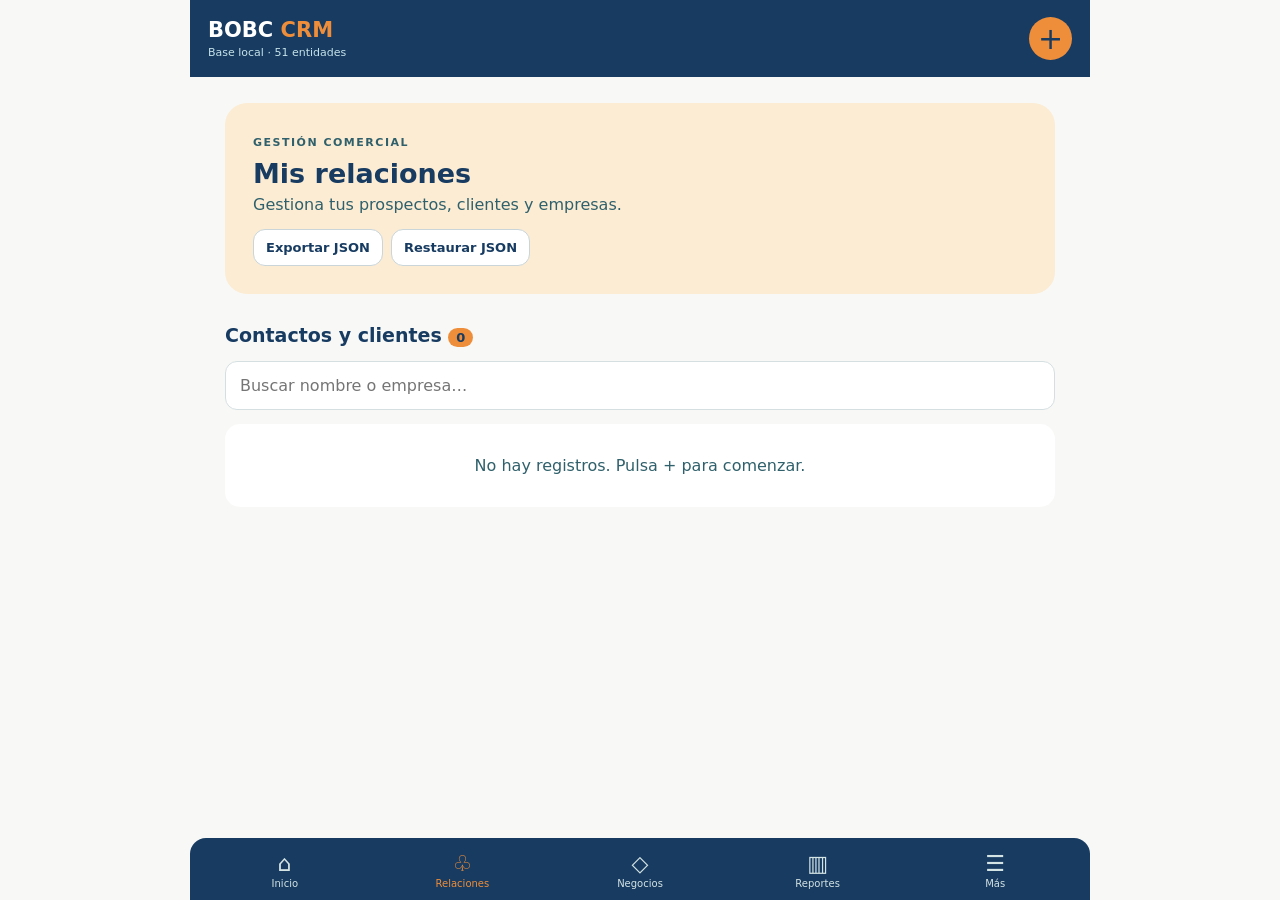
<file: bobc-crm/index.html>
<!doctype html><html lang="es"><head><meta charset="utf-8"><meta name="viewport" content="width=device-width,initial-scale=1,viewport-fit=cover"><meta name="theme-color" content="#173B61"><title>BOBC CRM Web</title><link rel="stylesheet" href="./css/theme.css"></head><body><div class="app"><header><div><strong class="brand">BOBC <em>CRM</em></strong><small id="status">Inicializando…</small></div><button id="new" class="add" aria-label="Nuevo cliente">+</button></header><main><section class="hero"><small>GESTIÓN COMERCIAL</small><h1>Mis relaciones</h1><p>Gestiona tus prospectos, clientes y empresas.</p><div class="actions"><button id="backup">Exportar JSON</button><button id="import">Restaurar JSON</button><input type="file" id="file" accept="application/json,.json" hidden></div></section><section id="relPanel"><div class="list-head"><h2>Contactos y clientes <span id="count">0</span></h2></div><input id="search" type="search" placeholder="Buscar nombre o empresa…" aria-label="Buscar"><div id="records"></div></section><section id="placeholder" hidden><h2 id="placeholderTitle">Módulo</h2><p>El modelo de datos está preparado. Esta pantalla se agregará en una siguiente fase.</p></section></main><nav aria-label="Navegación"><button data-tab="inicio">⌂<span>Inicio</span></button><button data-tab="relaciones" class="active">♧<span>Relaciones</span></button><button data-tab="comercial">◇<span>Negocios</span></button><button data-tab="reportes">▥<span>Reportes</span></button><button data-tab="mas">☰<span>Más</span></button></nav></div><dialog id="dialog"><form id="form"><h2>Nuevo registro</h2><label>Nombre o empresa<input id="personName" required maxlength="200"></label><label>Tipo<select id="personType"><option value="PERSON">Persona</option><option value="ORGANIZATION">Empresa</option></select></label><label>Estado<select id="personStage"><option value="LEAD">Prospecto</option><option value="CUSTOMER">Cliente</option></select></label><div class="dialog-actions"><button type="button" id="cancel">Cancelar</button><button class="primary">Guardar</button></div></form></dialog><div id="notice" role="status" aria-live="polite"></div><script type="module" src="./js/app.js"></script></body></html>
</file>
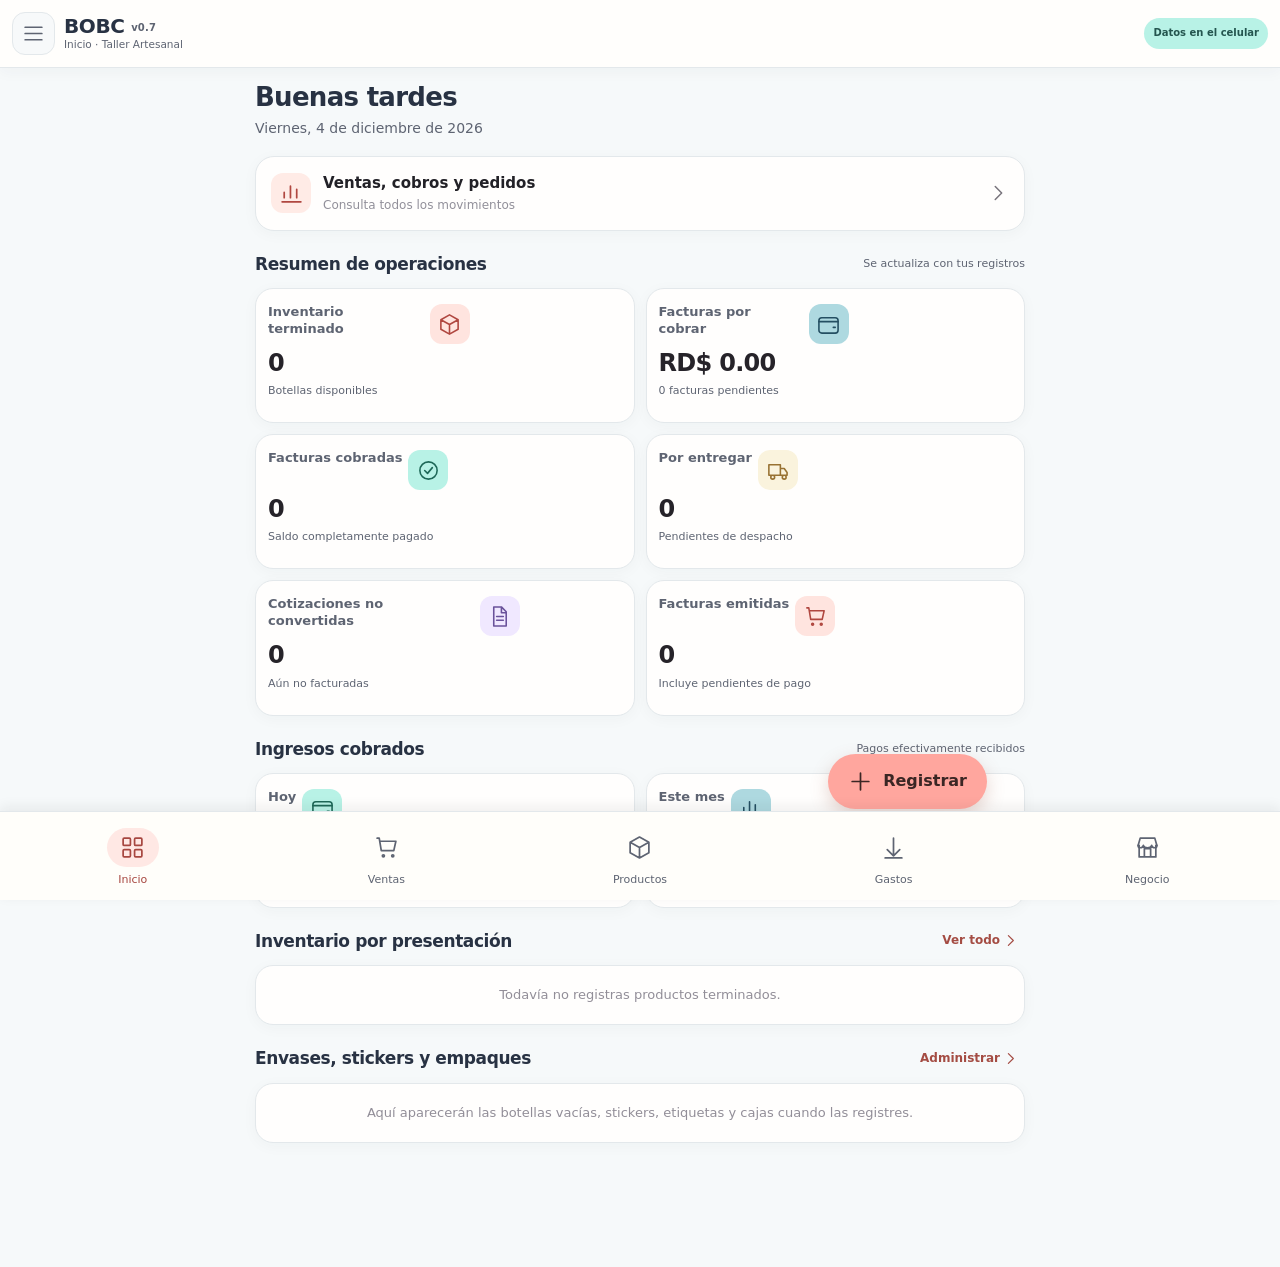
<file: docs/index.html>
<!doctype html><html lang="es"><head><meta charset="utf-8"><meta name="viewport" content="width=device-width, initial-scale=1, viewport-fit=cover"><meta name="theme-color" content="#FFA69E"><title>BOBC · Taller Artesanal</title><link rel="manifest" href="./manifest.webmanifest"><link rel="icon" type="image/svg+xml" href="./icon.svg"><link rel="stylesheet" href="./style.css"></head><body>
<div id="app"><header><button id="menuBtn" aria-label="Abrir menú">☰</button><div class="headtext"><b>BOBC</b><small>Taller Artesanal · v0.7.1 · Recuperación de datos</small></div><span class="offline" id="net">Datos en el celular</span></header><nav class="tabs" id="tabs"></nav><main id="view"></main><div id="toast" role="status" aria-live="polite"></div><nav class="bottom" id="bottom"></nav><div id="sheetRoot"></div><div id="menuRoot"></div></div>
<script src="./cocina_a.js" defer></script><script src="./costos_b.js" defer></script><script src="./catalog_features.js" defer></script><script src="./ui_v06.js" defer></script><script src="./menu_v07.js" defer></script><script src="./app.js" defer></script></body></html>
</file>
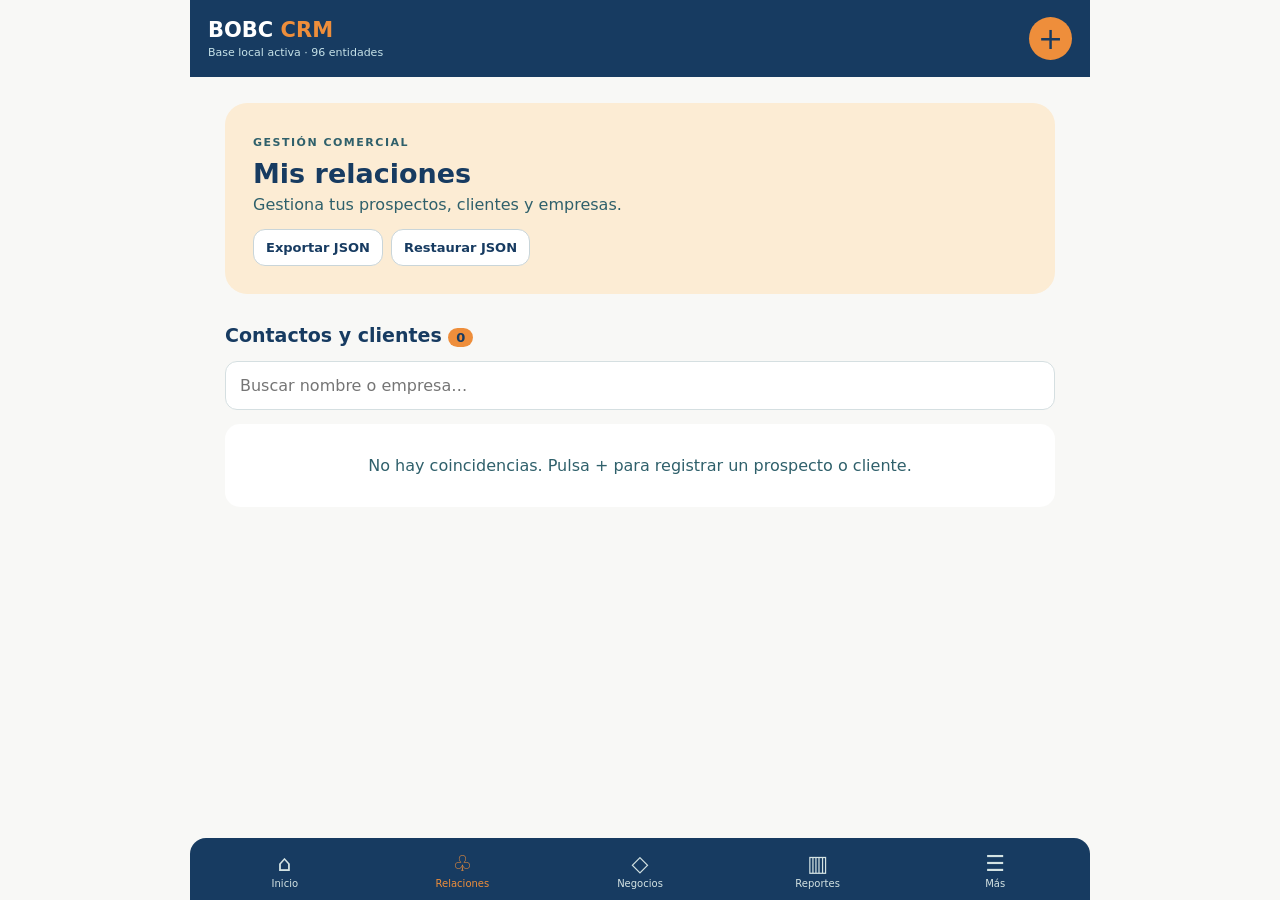
<file: docs/bobc-crm/index.html>
<!doctype html><html lang="es"><head><meta charset="utf-8"><meta name="viewport" content="width=device-width,initial-scale=1,viewport-fit=cover"><meta name="theme-color" content="#173B61"><title>BOBC CRM Web</title><link rel="stylesheet" href="./css/theme.css"></head><body><div class="app"><header><div><strong class="brand">BOBC <em>CRM</em></strong><small id="status">Inicializando…</small></div><button id="new" class="add" aria-label="Nuevo cliente">+</button></header><main><section class="hero"><small>GESTIÓN COMERCIAL</small><h1>Mis relaciones</h1><p>Gestiona tus prospectos, clientes y empresas.</p><div class="actions"><button id="backup">Exportar JSON</button><button id="import">Restaurar JSON</button><input type="file" id="file" accept="application/json,.json" hidden></div></section><section id="relPanel"><div class="list-head"><h2>Contactos y clientes <span id="count">0</span></h2></div><input id="search" type="search" placeholder="Buscar nombre o empresa…" aria-label="Buscar"><div id="records"></div></section><section id="moduleRoot" hidden></section><section id="placeholder" hidden><h2 id="placeholderTitle">Módulo</h2><p>El modelo de datos está preparado. Esta pantalla se agregará en una siguiente fase.</p></section></main><nav aria-label="Navegación"><button data-tab="inicio">⌂<span>Inicio</span></button><button data-tab="relaciones" class="active">♧<span>Relaciones</span></button><button data-tab="comercial">◇<span>Negocios</span></button><button data-tab="reportes">▥<span>Reportes</span></button><button data-tab="mas">☰<span>Más</span></button></nav></div><dialog id="dialog"><form id="form"><h2>Nuevo registro</h2><label>Nombre o empresa<input id="personName" required maxlength="200"></label><label>Tipo<select id="personType"><option value="PERSON">Persona</option><option value="ORGANIZATION">Empresa</option></select></label><label>Estado<select id="personStage"><option value="LEAD">Prospecto</option><option value="CUSTOMER">Cliente</option></select></label><div class="dialog-actions"><button type="button" id="cancel">Cancelar</button><button class="primary">Guardar</button></div></form></dialog><div id="notice" role="status" aria-live="polite"></div><script type="module" src="./js/app.js"></script></body></html>
</file>
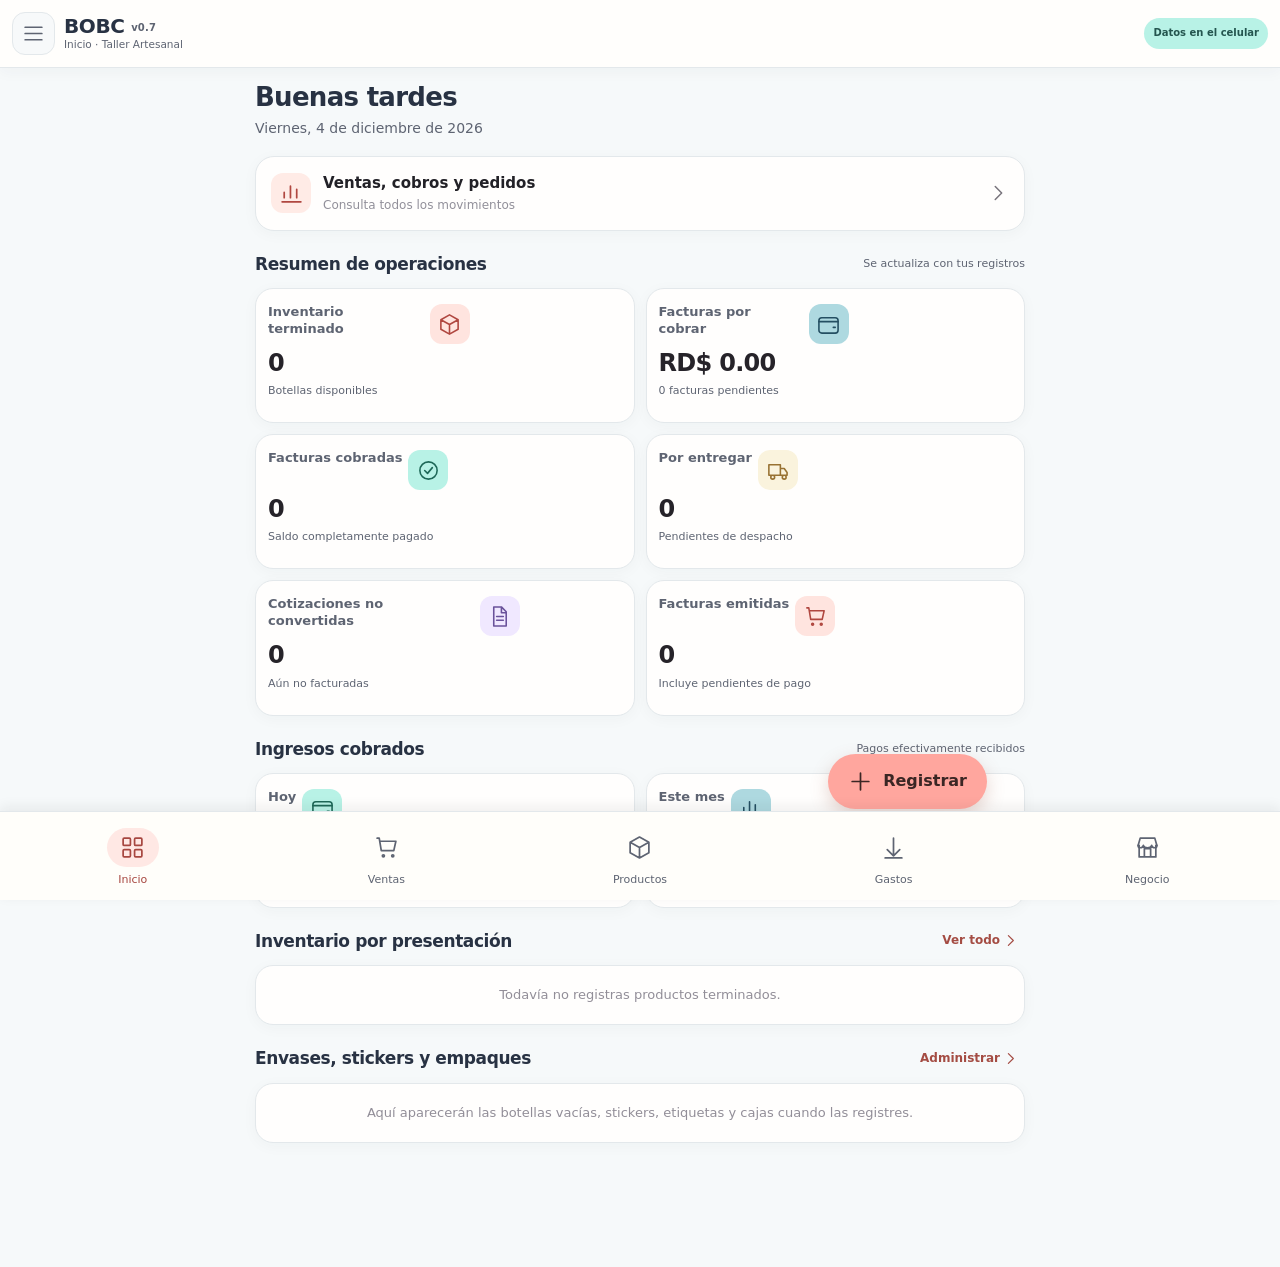
<file: docs/bobc-movil/index.html>
<!doctype html><html lang="es"><head><meta charset="utf-8"><meta name="viewport" content="width=device-width, initial-scale=1, viewport-fit=cover"><meta name="theme-color" content="#FFA69E"><title>BOBC · Taller Artesanal</title><link rel="manifest" href="./manifest.webmanifest"><link rel="icon" type="image/svg+xml" href="../icon.svg"><link rel="stylesheet" href="../style.css"></head><body>
<div id="app"><header><button id="menuBtn" aria-label="Abrir menú">☰</button><div class="headtext"><b>BOBC</b><small>Taller Artesanal · v0.7.1 · Recuperación de datos</small></div><span class="offline" id="net">Datos en el celular</span></header><nav class="tabs" id="tabs"></nav><main id="view"></main><div id="toast" role="status" aria-live="polite"></div><nav class="bottom" id="bottom"></nav><div id="sheetRoot"></div><div id="menuRoot"></div></div>
<script src="../cocina_a.js" defer></script><script src="../costos_b.js" defer></script><script src="../catalog_features.js" defer></script><script src="../ui_v06.js" defer></script><script src="../menu_v07.js" defer></script><script src="../app.js" defer></script></body></html>
</file>
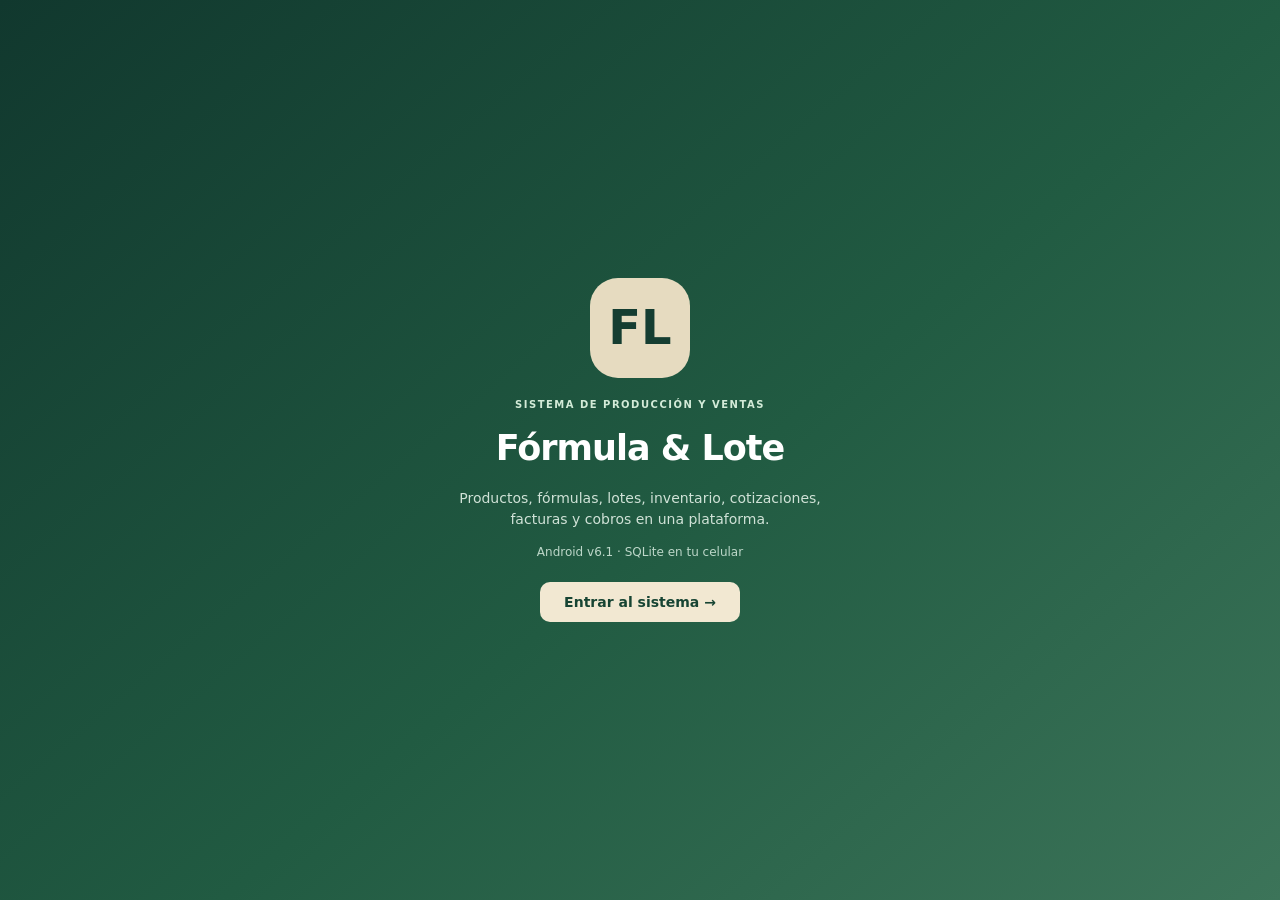
<file: v61/app/src/main/assets/index.html>
<!doctype html><html lang="es"><head><meta charset="utf-8"><meta name="viewport" content="width=device-width,initial-scale=1,viewport-fit=cover"><meta name="theme-color" content="#174c3d"><title>Sistema Artesanal · Android v6.1</title><style>
:root{--bg:#f4f6f2;--white:#fff;--forest:#153d31;--green:#23745a;--soft:#e8f2ea;--line:#dde6df;--text:#23352d;--muted:#68786e;--orange:#b7783c;--red:#bb4843;--shadow:0 8px 24px #16412c0b}*{box-sizing:border-box}body{margin:0;color:var(--text);background:var(--bg);font:14px/1.48 system-ui,-apple-system,"Segoe UI",Arial,sans-serif}button,input,textarea,select{font:inherit}button{cursor:pointer}button:disabled{opacity:.5;cursor:not-allowed}.layout{display:grid;grid-template-columns:244px minmax(0,1fr);min-height:100vh}.sidebar{background:var(--forest);color:white;position:sticky;top:0;height:100vh;padding:22px 13px;display:flex;flex-direction:column;overflow-y:auto}.brand{display:flex;align-items:center;gap:11px;padding:10px 9px 18px;border-bottom:1px solid #ffffff24}.mark{background:#e6dbc0;color:var(--forest);border-radius:15px;width:46px;height:46px;display:flex;align-items:center;justify-content:center;font-size:26px;font-weight:900;flex-shrink:0;overflow:hidden}.mark img{width:100%;height:100%;object-fit:cover}.brand b{font-size:18px;letter-spacing:-.5px;display:block}.brand small{font-size:11px;color:#a4cfbd}.menu{display:grid;gap:5px;margin-top:16px}.menu button{border:0;background:transparent;color:#c9e4d6;text-align:left;border-radius:10px;padding:10px 11px;display:flex;gap:11px;align-items:center;font-weight:600}.menu button.active{background:white;color:var(--forest)}.menu button:hover:not(.active){background:#ffffff13}.sidebar footer{font-size:11px;color:#a2c4b4;margin-top:auto;padding:20px 8px 6px}.content{padding:24px clamp(12px,2.5vw,34px) 80px;max-width:1340px;width:100%;margin:auto}.headline{display:flex;gap:12px;justify-content:space-between;align-items:center;margin-bottom:20px}.headline h1{font-size:clamp(23px,2.5vw,30px);line-height:1.12;letter-spacing:-.7px;margin:3px 0}.eyebrow{color:var(--green);font-size:10px;font-weight:850;letter-spacing:1.5px;text-transform:uppercase}.sub{font-size:12px;color:var(--muted)}.pill{display:inline-block;border-radius:25px;background:#e4f1e8;color:#286c51;font-size:11px;font-weight:750;padding:6px 10px}.pill.warn{background:#fff3e1;color:#925717}.pill.red{background:#fae9e7;color:#a22a27}.panel{background:white;border:1px solid var(--line);border-radius:17px;padding:20px;box-shadow:var(--shadow);margin-bottom:16px}.panel h2{font-size:17px;margin:0 0 14px;letter-spacing:-.2px}.panel h3{font-size:14px;margin:12px 0 8px}.grid{display:grid;gap:12px;grid-template-columns:repeat(2,minmax(0,1fr))}.grid.three{grid-template-columns:repeat(3,minmax(0,1fr))}.grid.four{grid-template-columns:repeat(4,minmax(0,1fr))}.metric{background:#f3f7f2;border-radius:13px;padding:15px;min-width:0}.metric small{font-size:11px;color:var(--muted);display:block}.metric b{display:block;font-size:clamp(20px,2vw,26px);letter-spacing:-.6px;margin-top:2px}.formgrid{display:grid;grid-template-columns:repeat(2,minmax(0,1fr));gap:12px}.formgrid.three{grid-template-columns:repeat(3,minmax(0,1fr))}.field{display:flex;flex-direction:column;gap:5px;min-width:0}.field label{font-size:12px;font-weight:650;color:#40534a}.field input,.field select,.field textarea,.editable{width:100%;min-width:0;border:1px solid #cbd9cf;border-radius:10px;padding:10px;background:#fff;color:#263b30;outline:none}.field textarea{min-height:70px;resize:vertical}.field input:focus,.field select:focus,.field textarea:focus{border-color:#408b6d;box-shadow:0 0 0 3px #e3f3e9}.field input:invalid:not(:placeholder-shown){border-color:var(--red)}input[disabled]{background:#f0f2f0}.help{font-size:11px;color:var(--muted)}.btn{border:0;border-radius:10px;padding:10px 13px;font-weight:750;display:inline-flex;gap:7px;align-items:center;justify-content:center;background:var(--green);color:white}.btn.secondary{background:#edf4ef;color:#225e4a;border:1px solid #d4e3d8}.btn.dark{background:var(--forest)}.btn.danger{background:#fff0ee;color:#a23834}.btn.small{padding:7px 9px;font-size:12px}.btnrow{display:flex;gap:8px;flex-wrap:wrap;margin-top:13px}.tablebox{width:100%;overflow:auto}table{width:100%;border-collapse:collapse;font-size:12px;min-width:550px}th,td{text-align:left;padding:10px 8px;border-bottom:1px solid #e8ede9;vertical-align:middle}th{font-size:10px;text-transform:uppercase;color:var(--muted);letter-spacing:.4px}td.num,th.num{text-align:right;font-variant-numeric:tabular-nums}.empty{color:var(--muted);padding:22px;text-align:center;border:1px dashed #d4e1d8;border-radius:12px}.inline{display:flex;gap:10px;align-items:center;flex-wrap:wrap}.note{padding:12px;background:#fff5e9;color:#85591c;border-radius:10px;font-size:12px}.good{padding:12px;background:#edf7ef;color:#276b47;border-radius:10px;font-size:12px}.bad{padding:12px;background:#fff0ef;color:#a64036;border-radius:10px;font-size:12px}.minirow{display:grid;grid-template-columns:1.5fr .8fr .8fr .85fr auto;gap:8px;margin-top:8px;align-items:center}.minirow.four{grid-template-columns:1.5fr .7fr .7fr auto}.minirow input,.minirow select{width:100%;border:1px solid #cbd9cf;border-radius:8px;padding:9px;min-width:0}.sep{border:0;border-top:1px solid var(--line);margin:17px 0}.status{margin:0 0 12px;display:none;padding:13px;border-radius:12px}.status.active{display:block}.topmobile{display:none}.floating{position:fixed;bottom:16px;right:16px;background:var(--forest);color:white;border-radius:25px;padding:8px 15px;font-size:11px;box-shadow:var(--shadow)}.welcome{position:fixed;inset:0;display:flex;align-items:center;justify-content:center;z-index:20;background:linear-gradient(140deg,#11382e,#215b42 55%,#3c7459);padding:25px;color:white}.welcome-card{max-width:410px;text-align:center}.welcome .mark{width:100px;height:100px;margin:0 auto 20px;border-radius:28px;font-size:48px}.welcome h1{font-size:35px;letter-spacing:-1px;margin:10px 0}.welcome p{color:#d0e2d7}.welcome .btn{background:#f2e8d2;color:#174433;min-width:200px;margin-top:20px}.logo-input{display:flex;align-items:center;gap:16px}.preview-logo{width:90px;height:90px;background:var(--soft);border:1px dashed #9abbab;border-radius:18px;display:grid;place-items:center;overflow:hidden}.preview-logo img{height:100%;width:100%;object-fit:cover}.footer-help{font-size:11px;color:var(--muted);padding:12px 0}.checkline{display:flex;align-items:center;gap:8px}.checkline input{width:auto}.hide{display:none!important}@media(max-width:920px){.layout{display:block}.sidebar{position:relative;height:auto;padding:8px 11px}.brand{padding:4px 8px 10px}.sidebar footer{display:none}.menu{display:flex;overflow-x:auto;margin:4px 0;padding:4px 0;gap:5px}.menu button{white-space:nowrap;flex-shrink:0;font-size:12px;padding:8px 10px}.content{padding:16px 12px 80px}.grid.four{grid-template-columns:repeat(2,minmax(0,1fr))}}@media(max-width:600px){.panel{padding:15px;border-radius:14px}.grid,.grid.three,.grid.four,.formgrid,.formgrid.three{grid-template-columns:1fr 1fr}.minirow{grid-template-columns:1fr 1fr;gap:6px;padding:8px;border:1px solid var(--line);border-radius:10px}.minirow .btn{grid-column:span 2}.minirow.four{grid-template-columns:1fr 1fr}.field textarea{min-height:58px}.headline h1{font-size:23px}.grid .metric{padding:11px}.metric b{font-size:19px}}@media(max-width:370px){.formgrid,.grid.three{grid-template-columns:1fr}}
@media(max-width:600px){.formgrid,.formgrid.three{grid-template-columns:1fr}.field input,.field select,.field textarea{min-height:46px}.btn{min-height:44px}.menu{scrollbar-width:none}.floating{bottom:7px;right:8px}}
</style></head><body>
<div id="welcome" class="welcome"><div class="welcome-card"><div class="mark" id="welcome-logo">FL</div><div class="eyebrow" style="color:#d3ebd8">Sistema de producción y ventas</div><h1 id="welcome-name">Fórmula & Lote</h1><p>Productos, fórmulas, lotes, inventario, cotizaciones, facturas y cobros en una plataforma.</p><div class="sub" style="color:#bdd7c9">Android v6.1 · SQLite en tu celular</div><button class="btn" id="enter">Entrar al sistema →</button></div></div>
<div class="layout"><aside class="sidebar"><div class="brand"><div class="mark" id="brand-logo">FL</div><div><b id="brand-title">Fórmula & Lote</b><small>Gestión artesanal · Android v6.1</small></div></div><nav class="menu" id="menu"></nav><footer>SQLite local · Sin internet · Teléfono principal</footer></aside><main class="content"><header class="headline"><div><div class="eyebrow">Gestión multiproducto</div><h1 id="page-name"></h1><div class="sub" id="page-sub"></div></div><div class="pill warn" id="role-label">Consulta</div></header><div id="toast" class="status"></div><div id="view"></div><div class="footer-help">Versión de desarrollo Android · Trabaja sin internet. Respalda regularmente tu información.</div></main></div><div class="floating" id="sync-badge">SQLite · Android</div>
<script src="local_repository.js"></script><script src="mobile_adapter.js"></script><script>
'use strict';
const $=(s,root=document)=>root.querySelector(s),$$=(s,root=document)=>Array.from(root.querySelectorAll(s));
const esc=s=>String(s??'').replace(/[&<>"']/g,c=>({'&':'&amp;','<':'&lt;','>':'&gt;','"':'&quot;',"'":'&#39;'}[c]));
const fmt=n=>new Intl.NumberFormat('es-DO',{style:'currency',currency:'DOP'}).format((Number(n)||0)/100);
const val=(f,k)=>String(new FormData(f).get(k)||'').trim();
const int=(x,defaultVal=0)=>Math.max(0,Number(x)||defaultVal);
const uid=()=>crypto.randomUUID?crypto.randomUUID():String(Date.now()+Math.random());
const today=()=>new Date().toISOString().slice(0,10);
const nowLocal=()=>{const d=new Date();const off=d.getTimezoneOffset();return new Date(d.getTime()-off*60000).toISOString().slice(0,16)};
let data={},page='dashboard',writeKey='ANDROID-LOCAL',draft=null;
const menu=[['dashboard','▦','Dashboard','Resumen del negocio'],['catalog','▧','Productos y fórmulas','Familias, recetas y precios'],['production','◈','Producción','Compras, lotes y calculadora'],['stock','▣','Inventario','Solo productos terminados'],['clients','♙','Clientes','Registro y contactos'],['quotes','▤','Cotizaciones','Precios y solicitudes'],['invoices','▥','Facturación y cobros','Facturas, pagos y recibos'],['packs','◫','Empaques','Básico, premium y personalizados'],['documents','▯','Documentos y reportes','Imágenes, impresión y exportación'],['settings','⚙','Configuración y DB','Logo, respaldos y permisos']];
function options(rows,value='id',label='name',extra=''){return rows.map(x=>`<option value="${esc(x[value])}">${esc(x[label])}${extra?esc(extra(x)):''}</option>`).join('')}
function field(name,label,type='text',value='',more='required'){return `<div class="field"><label for="f-${name}">${esc(label)}</label><input id="f-${name}" name="${esc(name)}" type="${type}" value="${esc(value)}" ${more}></div>`}
function select(name,label,opts,required=true){return `<div class="field"><label>${label}</label><select name="${name}" ${required?'required':''}>${opts}</select></div>`}
function panel(title,inner){return `<section class="panel"><h2>${title}</h2>${inner}</section>`}
const moneyField=(n,l,v='0')=>field(n,l,'text',v,'inputmode="decimal" pattern="(?:0|[1-9][0-9]*)(?:\\.[0-9]{1,2})?" placeholder="0.00" required data-money');
function notify(msg,bad=false){const x=$('#toast');x.className='status active '+(bad?'bad':'good');x.textContent=msg;window.scrollTo({top:0,behavior:'smooth'});setTimeout(()=>{x.className='status'},6200)}
async function api(path,body){return window.localAPI.execute(path,body)}
async function refresh(){data=await api('/api/data');const name=data.settings.company_name||'Fórmula & Lote',logo=data.settings.logo_data;$('#brand-title').textContent=name;$('#welcome-name').textContent=name;for(const s of ['#welcome-logo','#brand-logo'])$(s).innerHTML=logo?`<img alt="Logo" src="${logo}">`:'FL';render()}
function nav(pageId){page=pageId;render();window.scrollTo(0,0)}
function render(){const found=menu.find(m=>m[0]===page)||menu[0];$('#page-name').textContent=found[2];$('#page-sub').textContent=found[3];$('#role-label').className='pill '+(writeKey?'':'warn');$('#role-label').textContent='Android · Principal';$('#menu').innerHTML=menu.map(m=>`<button data-page="${m[0]}" class="${m[0]===page?'active':''}"><span>${m[1]}</span> ${m[2]}</button>`).join('');$('#view').innerHTML=({dashboard:dashboard,catalog:catalog,production:production,stock:stock,clients:clients,quotes:quotes,invoices:invoices,packs:packs,documents:documents,settings:settings})[page]();bind()}
function dashboard(){const x=data.dashboard;return `<div class="grid four">${[['Ventas facturadas',fmt(x.billed_cents)],['Dinero cobrado',fmt(x.collected_cents)],['Saldo pendiente',fmt(x.receivable_cents)],['Botellas disponibles',x.stock]].map(a=>`<div class="metric"><small>${a[0]}</small><b>${a[1]}</b></div>`).join('')}</div><br>${panel('Flujo de trabajo recomendado',`<div class="grid three">${[['1. Producto y fórmula','Crea familias, bebidas y recetas independientes.'],['2. Producción y lote','Registra compra, uso real y botellas terminadas.'],['3. Venta y cobro','Cliente → Cotización → Factura → Pago → Recibo.']].map(x=>`<div class="metric"><b style="font-size:15px">${x[0]}</b><p class="sub">${x[1]}</p></div>`).join('')}</div><p class="note">Esta aplicación registra los datos únicamente en la base SQLite de este celular. Sincronización con PC pendiente para otra etapa.</p>`)}${panel('Estado del proyecto',`<div class="grid three"><div class="metric"><small>Productos</small><b>${data.products.length}</b></div><div class="metric"><small>Lotes</small><b>${x.batches}</b></div><div class="metric"><small>Clientes</small><b>${x.clients}</b></div></div>`)} `}
function catalog(){return panel('Crear producto, variante y fórmula independiente',`<form id="catalog-form"><div class="formgrid">${select('existing_product_id','Producto existente (opcional)',`<option value="">Crear producto nuevo</option>`+options(data.products))}${select('family_id','Familia',options(data.families))}${field('family_name','O crear nueva familia (opcional)','text','','placeholder="Ej.: Cremas"')}${field('product_name','Nombre del producto','text','','required placeholder="Ponche de café"')}${field('variant_name','Nombre de variante','text','Tradicional','required')}${field('recipe_title','Nombre de la fórmula','text','Fórmula inicial','required')}${field('yield_ml','Rendimiento estimado por receta (ml)','number','1000','min="1" max="1000000" required')}${select('process_type','Tipo de proceso',['mezcla','coccion','infusion','maceracion','fermentacion','otro'].map(v=>`<option value="${v}">${v}</option>`).join(''))}<div class="field"><label>Alcohol</label><label class="checkline"><input name="alcohol" type="checkbox"> La fórmula incluye alcohol</label></div></div><h3>Ingredientes de esta fórmula (pueden no llevar huevo o leche)</h3><div id="ingredient-rows">${ingredientRow()}</div><button type="button" class="btn secondary small" id="add-ingredient">+ Agregar ingrediente</button><h3>Presentaciones disponibles y precio catálogo</h3><p class="help">Precios en RD$. Marca únicamente tamaños que venderás.</p><div class="grid three">${[750,350,200].map((z,i)=>`<div class="metric"><label class="checkline"><input type="checkbox" data-sizechecked="${z}" ${i<2?'checked':''}> <b style="font-size:14px">${z} ml</b></label><div class="field"><label>Envase RD$</label><input data-bottle="${z}" inputmode="decimal" value="${z===750?'55':z===350?'35':'0'}"></div><div class="field"><label>Precio venta RD$</label><input data-price="${z}" inputmode="decimal" value="${z===750?'550':z===350?'300':'0'}"></div></div>`).join('')}</div><div class="btnrow"><button class="btn" type="submit">Guardar producto y fórmula</button></div></form>`)+panel('Crear nueva versión de fórmula',`<form id="recipe-version-form"><div class="formgrid">${select('variant_id','Variante existente',options(data.variants,'id','product',x=>' · '+x.name))}${field('recipe_title','Nombre de fórmula nueva','text','Reformulación','required')}${field('yield_ml','Rendimiento estimado (ml)','number','1000','required min="1"')}${select('process_type','Proceso',['mezcla','coccion','infusion','maceracion','fermentacion','otro'].map(x=>'<option value="'+x+'">'+x+'</option>').join(''))}</div><h3>Ingredientes de la nueva versión</h3><div id="new-recipe-lines">${ingredientRow()}</div><div class="btnrow"><button class="btn small secondary" type="button" id="add-version-ingredient">+ Ingrediente</button><button class="btn" type="submit">Guardar versión sin alterar anteriores</button></div></form>`)+panel('Catálogo de productos y SKU',table(data.skus,['Producto','Variante','Presentación','Precio venta','Acción'],x=>[esc(x.product),esc(x.variant),x.size_ml+' ml',fmt(x.price_cents),`<button class="btn small secondary" data-price-edit="${x.id}">Editar precio</button>`]))}
function ingredientRow(){return `<div class="minirow ingredient-row"><input placeholder="Nombre (ej. café)" data-ingname required><input type="number" step="0.001" min="0.001" data-ingqty placeholder="Cantidad" required><select data-ingunit><option value="g">g</option><option value="ml">ml</option><option value="unidad">unidad</option></select><input data-ingcost inputmode="decimal" placeholder="Costo RD$" value="0" required><button class="btn danger small" type="button" data-remove-row>×</button></div>`}
function table(rows,columns,map){if(!rows.length)return `<div class="empty">Aún no hay registros.</div>`;return `<div class="tablebox"><table><thead><tr>${columns.map(x=>`<th>${x}</th>`).join('')}</tr></thead><tbody>${rows.map(x=>`<tr>${map(x).map(v=>`<td>${v}</td>`).join('')}</tr>`).join('')}</tbody></table></div>`}
function production(){const variants=data.variants,vid=window.selectedVariant||variants[0]?.id||'',recipes=data.recipes.filter(x=>x.variant_id===vid),recipe=recipes[0],skus=data.skus.filter(x=>x.variant_id===vid);return panel('Nueva producción · desde compras o calculadora',variants.length?`<form id="production-form"><div class="formgrid">${select('variant_id','Producto y variante',options(variants,'id','product',x=>' · '+x.name))}${select('recipe_id','Versión de fórmula',options(recipes,'id','title',x=>' (v'+x.version_no+')'))}${select('source','Origen',['calculadora','compras'].map(x=>`<option value="${x}">${x==='calculadora'?'Desde calculadora':'Desde compras del supermercado'}</option>`).join(''))}${field('produced_at','Fecha y hora de producción','datetime-local',nowLocal(),'required')}${field('expected_ml','Volumen teórico (ml)','number',recipe?.yield_ml||1000,'min="0" required')}${field('actual_ml','Volumen real medido (ml)','number',recipe?.yield_ml||1000,'min="1" required')}${field('refrigerated_at','Inicio refrigeración (opcional)','datetime-local','','')}${moneyField('extra_cost','Otros gastos del lote RD$','0')}</div><div id="purchase-info" class="hide"><h3>Datos de compra</h3><div class="formgrid">${field('merchant','Comercio','text','','placeholder="Supermercado"')}${field('purchased_at','Fecha de compra','date',today(),'')}</div></div><h3>Ingredientes y costo REAL consumido</h3><p class="help">Los importes en RD$ no aceptan letras ni símbolos; una compra grande imputa solo lo utilizado.</p><div id="consumption-rows">${data.recipe_lines.filter(x=>x.recipe_id===recipe?.id).map(x=>consumptionRow(x)).join('')||'<div class="empty">Esta receta no tiene líneas de ingredientes.</div>'}</div><h3>Botellas terminadas</h3><div class="grid three">${skus.map(x=>`<div class="field"><label>${esc(x.title)}</label><input type="number" min="0" value="0" data-output="${esc(x.id)}" data-size="${x.size_ml}"><small class="help">Envase: ${fmt(x.bottle_cost_cents)} · Etiqueta: ${fmt(x.label_cost_cents)}</small></div>`).join('')||'<p>Sin SKU para esta variante</p>'}</div><div id="batch-preview" class="note" style="margin-top:12px">Introduce cantidades para calcular el lote.</div><div class="btnrow"><button class="btn" type="submit">Confirmar producción / Generar lote</button></div></form>`:'<div class="note">Primero crea un producto y una fórmula en el catálogo.</div>')+panel('Historial de lotes',table(data.batches,['Lote','Producto','Origen','Volumen real','Costo total','Estado'],x=>[esc(x.batch_number),esc(x.product)+' / '+esc(x.variant),esc(x.source),x.actual_ml+' ml',fmt(x.cost_cents),esc(x.status)]))}
function consumptionRow(x){return `<div class="minirow consumption-row" data-ingredient="${x.ingredient_id}" data-unit="${x.unit}"><b>${esc(x.ingredient)} <small class="help">(${x.unit})</small></b><input type="number" min="0.001" step="0.001" value="${x.quantity}" data-used placeholder="Usado" required><input type="number" min="0.001" step="0.001" value="${x.quantity}" data-purchased placeholder="Comprado" required><input inputmode="decimal" data-consumption-cost value="${(x.estimated_cost_cents/100).toFixed(2)}" placeholder="Costo compra RD$" required><span class="help">RD$</span></div>`}
function stock(){return panel('Existencias por lote y producto',`<p class="help">Solo productos terminados. Lotes retenidos no están disponibles para entregar, aunque existan físicamente.</p>${table(data.stock,['Lote','Producto','Variante','Envase','Producidas','Disponibles','Estado'],x=>[esc(x.batch_number),esc(x.product),esc(x.variant),x.size_ml+' ml',x.produced,x.available,esc(x.batch_status)])}`)}
function clients(){return panel('Registrar cliente',`<form id="client-form"><div class="formgrid">${field('name','Nombre completo *','text','','required maxlength="120"')}${field('phone','Celular * (10 dígitos)','tel','','required pattern="[0-9]{10}" inputmode="numeric" maxlength="10" placeholder="8095551234"')}${field('email','Correo (opcional)','email','','placeholder="correo@dominio.com"')}${field('address','Dirección (opcional)','text','','')}${field('notes','Notas','text','','')}</div><div class="btnrow"><button class="btn">Guardar cliente</button></div></form>`)+panel('Directorio de clientes',table(data.clients,['Cliente','Celular','Email','Fecha alta'],x=>[esc(x.name),esc(x.phone),esc(x.email||'—'),esc(x.created_at?.slice(0,10))]))}
function quoteRow(){return `<div class="minirow quote-row four"><select data-sku required>${options(data.skus,'id','title')}</select><input data-qty type="number" min="1" value="1" required><input data-unitprice inputmode="decimal" placeholder="Precio RD$" value="${((data.skus[0]?.price_cents||0)/100).toFixed(2)}"><button type="button" class="btn danger small" data-remove-row>×</button></div>`}
function quoteForm(isInvoice=false){return `<form id="${isInvoice?'direct-invoice-form':'quote-form'}"><div class="formgrid">${select('client_id','Cliente *',options(data.clients))}${select('mode','Modalidad',['unidad','docena','regalo','evento'].map(x=>`<option value="${x}">${x}</option>`).join(''))}${moneyField('discount','Descuento total RD$','0')}${moneyField('shipping','Transporte/envío RD$','0')}${select('pack_id','Pack de empaque (opcional)',`<option value="">Sin empaque adicional</option>`+options(data.packs.filter(x=>x.id!=='PK-N')))}${field('pack_qty','Cantidad de packs','number','1','min="1" required')}${moneyField('pack_sale','Precio venta por pack RD$','0')}</div><h3>Renglones del pedido</h3><div id="${isInvoice?'direct-lines':'quote-lines'}">${quoteRow()}</div><div class="btnrow"><button class="btn small secondary" type="button" data-add-quote-row="${isInvoice?'direct-lines':'quote-lines'}">+ Agregar producto</button></div><div class="btnrow"><button class="btn" type="submit">${writeKey?(isInvoice?'Emitir factura directa':'Guardar cotización'):'Preparar borrador sin registrar'}</button></div></form>`}
function quotes(){return panel('Nueva cotización · unidad, docena, regalo o evento',data.clients.length&&data.skus.length?`${quoteForm(false)}${!writeKey?'<p class="note">Modo PC: se descargará un borrador JSON. La operación deberá confirmarse después en el celular.</p>':''}`:'<p class="note">Antes registra un cliente y al menos un SKU con precio comercial.</p>')+panel('Cotizaciones registradas',table(data.quotes,['Número','Cliente','Fecha','Modalidad','Total','Acciones'],x=>[esc(x.number),esc(x.client),esc(x.issued_at.slice(0,10)),esc(x.mode),fmt(x.total_cents),`<div class="inline"><button class="btn small secondary" data-document="cotizacion:${x.id}">Documento</button><button class="btn small" data-convert="${x.id}" ${writeKey?'':'disabled'}>Facturar</button></div>`]))}
function invoices(){return panel('Factura directa',data.clients.length&&data.skus.length?quoteForm(true):'<p class="note">Crea un cliente y producto para facturar.</p>')+panel('Facturas · Pagos · Entregas',table(data.invoices,['Factura','Cliente','Total','Cobrado','Saldo','Acciones'],x=>[esc(x.number),esc(x.client),fmt(x.total_cents),fmt(x.paid_cents),fmt(x.balance_cents),`<div class="inline"><button class="btn small secondary" data-document="factura:${x.id}">Documento</button><button class="btn small" data-pay="${x.id}" ${x.balance_cents<=0||!writeKey?'disabled':''}>Cobrar</button><button class="btn small secondary" data-deliver="${x.id}" ${writeKey?'':'disabled'}>Entregar</button></div>`]))+panel('Cobros registrados y recibos',table(data.payments,['Recibo','Factura','Cobro','Método','Fecha','Documento'],x=>[esc(x.receipt_number||'—'),esc(x.invoice_number),fmt(x.amount_cents),esc(x.method),esc(x.paid_at.slice(0,16)),`<button class="btn small secondary" data-receipt-from-payment="${x.id}">Ver recibo</button>`]))}
function packs(){return panel('Nuevo pack de empaque',`<form id="pack-form"><div class="formgrid">${field('name','Nombre del pack *','text','','placeholder="Regalo premium" required')}${field('description','Descripción','text','','')}</div><h3>Materiales y costos</h3><div id="pack-rows">${packRow()}</div><div class="btnrow"><button type="button" class="btn small secondary" id="add-pack-row">+ Material</button><button class="btn" type="submit">Guardar pack</button></div></form>`)+panel('Packs configurados',table(data.packs,['Pack','Descripción','Materiales'],x=>[esc(x.name),esc(x.description||'—'),data.pack_lines.filter(z=>z.pack_id===x.id).map(z=>esc(z.label)+' ('+fmt(z.unit_cost_cents)+')').join(' · ')||'Sin materiales']))}
function packRow(){return `<div class="minirow pack-row"><input data-label placeholder="Caja / cinta / papel" required><input data-count type="number" min="0.001" step="0.001" value="1"><input data-cost inputmode="decimal" placeholder="Precio RD$" value="0"><select data-scope><option value="pack">Por pack</option><option value="botella">Por botella</option><option value="pedido">Por pedido</option><option value="lote">Por lote</option></select><button type="button" class="btn danger small" data-remove-row>×</button></div>`}
function documents(){return panel('Documentos comerciales para imprimir y compartir',`<p>Desde <b>Cotizaciones</b> puedes imprimir o generar PNG del presupuesto. Desde <b>Facturación</b> puedes imprimir factura y abrir el recibo de cada pago.</p><p class="help">Los documentos se guardan escogiendo una carpeta con Android o se comparten como imagen PNG. Para respaldo de base, usa Configuración.</p><div class="grid three"><div class="metric"><small>Cotizaciones</small><b>${data.quotes.length}</b></div><div class="metric"><small>Facturas</small><b>${data.invoices.length}</b></div><div class="metric"><small>Recibos</small><b>${data.payments.length}</b></div></div><div class="btnrow"><button class="btn secondary" data-page="quotes">Cotizaciones →</button><button class="btn secondary" data-page="invoices">Facturas y recibos →</button></div>`)+panel('Reportes',`<div class="grid three"><div class="metric"><small>Facturado</small><b>${fmt(data.dashboard.billed_cents)}</b></div><div class="metric"><small>Cobrado</small><b>${fmt(data.dashboard.collected_cents)}</b></div><div class="metric"><small>Por cobrar</small><b>${fmt(data.dashboard.receivable_cents)}</b></div></div>`)}
function settings(){return panel('Identidad del negocio',`<form id="settings-form"><div class="logo-input"><div class="preview-logo">${data.settings.logo_data?`<img src="${data.settings.logo_data}" alt="Logo">`:'FL'}</div><div class="field" style="flex:1"><label>Logo PNG/JPEG hasta 200 KB</label><input type="file" id="logo-file" accept="image/png,image/jpeg"></div></div><div class="formgrid" style="margin-top:12px">${field('company_name','Nombre comercial','text',data.settings.company_name,'required maxlength="100"')}</div><div class="btnrow"><button class="btn">Guardar identidad</button></div></form>`)+panel('Respaldo local del celular',`<p class="help">Todos los registros oficiales están en SQLite dentro de este teléfono. Puedes exportar un ZIP con SQLite y comprobantes, o restaurar un ZIP/SQLite en otro teléfono. Conserva una copia externa segura.</p><div class="btnrow"><button class="btn secondary" id="backup-sqlite">Exportar respaldo completo ZIP</button><button class="btn secondary" id="backup-json">Exportar copia JSON</button><button class="btn secondary" id="import-sqlite">Restaurar respaldo ZIP/SQLite</button><button class="btn secondary" id="health-btn">Comprobar integridad</button></div><p class="note">Restaurar sustituye los datos actuales; el teléfono pedirá confirmación. No sincroniza automáticamente con la computadora. Guarda los respaldos fuera del teléfono.</p>`)}
async function action(path,body,msg){const res=await api(path,body);await refresh();notify(msg||'Guardado correctamente');return res.result}
function bind(){
 $$('[data-page]').forEach(x=>x.onclick=()=>nav(x.dataset.page));
 $$('[data-remove-row]').forEach(x=>x.onclick=()=>x.parentElement.remove());
 $('#add-ingredient')?.addEventListener('click',()=>$('#ingredient-rows').insertAdjacentHTML('beforeend',ingredientRow()));
 $('#add-pack-row')?.addEventListener('click',()=>$('#pack-rows').insertAdjacentHTML('beforeend',packRow()));
 $$('[data-add-quote-row]').forEach(x=>x.onclick=()=>$('#'+x.dataset.addQuoteRow).insertAdjacentHTML('beforeend',quoteRow()));
 $('#client-form')?.addEventListener('submit',submitClient);
 $('#catalog-form')?.addEventListener('submit',submitCatalog);
 const chooseProduct=$('#catalog-form select[name=existing_product_id]');if(chooseProduct){const toggle=()=>{$('#catalog-form input[name=product_name]').required=!chooseProduct.value};chooseProduct.addEventListener('change',toggle);toggle();}
 $('#recipe-version-form')?.addEventListener('submit',submitRecipeVersion);
 $('#add-version-ingredient')?.addEventListener('click',()=>$('#new-recipe-lines').insertAdjacentHTML('beforeend',ingredientRow()));
 $('#catalog-form select[name="existing_product_id"]')?.addEventListener('change',e=>{$('#f-product_name').required=!e.target.value;$('#f-product_name').disabled=!!e.target.value;});
 $('#production-form')?.addEventListener('submit',submitBatch);
 $('#quote-form')?.addEventListener('submit',e=>submitQuote(e,false));
 $('#direct-invoice-form')?.addEventListener('submit',e=>submitQuote(e,true));
 $('#pack-form')?.addEventListener('submit',submitPack);
 $('#settings-form')?.addEventListener('submit',submitSettings);
 $('#production-form select[name="variant_id"]')?.addEventListener('change',e=>{window.selectedVariant=e.target.value;render()});
 $('#production-form select[name="variant_id"]')&&( $('#production-form select[name="variant_id"]').value=window.selectedVariant||data.variants[0]?.id||'' );
 $('#production-form select[name="source"]')?.addEventListener('change',e=>{$('#purchase-info').classList.toggle('hide',e.target.value!=='compras');updateBatchPreview()});
 $$('[data-used],[data-purchased],[data-consumption-cost],[data-output],#production-form input[name="actual_ml"]').forEach(x=>x.addEventListener('input',updateBatchPreview));
 if($('#production-form'))updateBatchPreview();
 $$('[data-sku]').forEach(x=>x.addEventListener('change',e=>{const row=e.target.closest('.quote-row'),sku=data.skus.find(z=>z.id===e.target.value);$('[data-unitprice]',row).value=((sku?.price_cents||0)/100).toFixed(2)}));
 $$('[data-convert]').forEach(x=>x.onclick=()=>askConvert(x.dataset.convert));
 $$('[data-price-edit]').forEach(x=>x.onclick=()=>editPrice(x.dataset.priceEdit));
 $$('[data-pay]').forEach(x=>x.onclick=()=>askPayment(x.dataset.pay));
 $$('[data-deliver]').forEach(x=>x.onclick=()=>askDelivery(x.dataset.deliver));
 $$('[data-document]').forEach(x=>x.onclick=()=>openDocument(...x.dataset.document.split(':')));
 $$('[data-receipt-from-payment]').forEach(x=>x.onclick=()=>openReceipt(x.dataset.receiptFromPayment));
 $('#set-key')?.addEventListener('click',()=>{writeKey=$('#write-key').value.trim();sessionStorage.setItem('art_operator_key',writeKey);render();notify(writeKey?'Se usará llave operativa para enviar solicitudes; su validez se comprueba al guardar.':'Modo consulta activado')});
 $('#backup-json')?.addEventListener('click',()=>downloadBackup('/api/backup.json','respaldo_artesanal.json'));
 $('#backup-sqlite')?.addEventListener('click',()=>downloadBackup('/api/backup.sqlite','respaldo_artesanal.sqlite'));
 $('#import-sqlite')?.addEventListener('click',()=>window.AndroidFiles.importSQLite());
 $('#health-btn')?.addEventListener('click',async()=>{try{const r=await api('/api/health');notify(`Integridad SQLite: ${r.integrity}, claves foráneas inválidas: ${r.foreign_key_violations}`)}catch(e){notify(e.message,true)}});
}
async function submitClient(e){e.preventDefault();const f=e.target;try{await action('/api/clients',{name:val(f,'name'),phone:val(f,'phone'),email:val(f,'email'),address:val(f,'address'),notes:val(f,'notes')},'Cliente registrado')}catch(e){notify(e.message,true)}}
async function submitCatalog(e){e.preventDefault();const f=e.target;try{const ingredients=$$('.ingredient-row',f).map(r=>({name:$('[data-ingname]',r).value.trim(),quantity:$('[data-ingqty]',r).value,unit:$('[data-ingunit]',r).value,cost:$('[data-ingcost]',r).value})).filter(x=>x.name);const sizes=$$('[data-sizechecked]:checked',f).map(x=>({size_ml:x.dataset.sizechecked,bottle_cost:$(`[data-bottle="${x.dataset.sizechecked}"]`,f).value,label_cost:'25',price:$(`[data-price="${x.dataset.sizechecked}"]`,f).value}));if(!sizes.length)throw Error('Selecciona al menos un tamaño');await action('/api/catalog',{existing_product_id:val(f,'existing_product_id'),family_id:val(f,'family_id'),family_name:val(f,'family_name'),product_name:val(f,'product_name'),variant_name:val(f,'variant_name'),alcohol:!!$('[name="alcohol"]',f).checked,recipe_title:val(f,'recipe_title'),yield_ml:val(f,'yield_ml'),process_type:val(f,'process_type'),ingredients,sizes},'Producto, fórmula y SKU creados')}catch(e){notify(e.message,true)}}
async function submitRecipeVersion(e){e.preventDefault();const f=e.target;const ingredients=$$('.ingredient-row',f).map(r=>({name:$('[data-ingname]',r).value.trim(),quantity:$('[data-ingqty]',r).value,unit:$('[data-ingunit]',r).value,cost:$('[data-ingcost]',r).value})).filter(x=>x.name);try{const r=await action('/api/recipes',{variant_id:val(f,'variant_id'),recipe_title:val(f,'recipe_title'),yield_ml:val(f,'yield_ml'),process_type:val(f,'process_type'),ingredients},'Nueva versión de fórmula creada');notify('Fórmula versión '+r.version_no+' guardada; lotes anteriores intactos')}catch(e){notify(e.message,true)}}
function updateBatchPreview(){const f=$('#production-form');if(!f)return;const source=val(f,'source');const used=$$('[data-used]',f);let cost=0;used.forEach(el=>{const r=el.closest('.consumption-row');let x=Number($('[data-consumption-cost]',r).value)||0;if(source==='compras'){const purchased=Number($('[data-purchased]',r).value)||0;x=purchased>0?x*(Number(el.value)||0)/purchased:0}cost+=x});const ml=$$('[data-output]',f).reduce((s,x)=>s+(Number(x.value)||0)*Number(x.dataset.size),0);const vol=Number(val(f,'actual_ml'))||0;$('#batch-preview').innerHTML=`Costo consumido estimado: <b>RD$ ${cost.toFixed(2)}</b> · Envasado: <b>${ml.toLocaleString('es-DO')} ml</b> de ${vol.toLocaleString('es-DO')} ml · ${ml>vol?'<b style="color:red">Supera volumen real</b>':`Sobra ${vol-ml} ml`}`}
async function submitBatch(e){e.preventDefault();const f=e.target;try{const source=val(f,'source');const consumptions=$$('.consumption-row',f).map(r=>({ingredient_id:r.dataset.ingredient,unit:r.dataset.unit,used_qty:$('[data-used]',r).value,purchased_qty:$('[data-purchased]',r).value,purchase_total:$('[data-consumption-cost]',r).value,used_cost:$('[data-consumption-cost]',r).value}));const outputs=$$('[data-output]',f).filter(x=>Number(x.value)>0).map(x=>({sku_id:x.dataset.output,bottles:x.value}));const body={variant_id:val(f,'variant_id'),recipe_id:val(f,'recipe_id'),source,produced_at:val(f,'produced_at'),refrigerated_at:val(f,'refrigerated_at'),expected_ml:val(f,'expected_ml'),actual_ml:val(f,'actual_ml'),extra_cost:val(f,'extra_cost'),consumptions,outputs};if(source==='compras')body.purchase={merchant:val(f,'merchant'),purchased_at:val(f,'purchased_at')};const r=await action('/api/batches',body,'Nuevo lote registrado: '+(body.source||''));notify('Lote '+r.number+' registrado con '+r.bottles+' botellas')}catch(e){notify(e.message,true)}}
function collectLines(form){return $$('.quote-row',form).map(r=>({sku_id:$('[data-sku]',r).value,qty:$('[data-qty]',r).value,unit_price:$('[data-unitprice]',r).value}))}
function saveFile(blob,filename){const a=document.createElement('a');const url=URL.createObjectURL(blob);a.href=url;a.download=filename;document.body.append(a);a.click();a.remove();setTimeout(()=>URL.revokeObjectURL(url),1000)}
async function submitQuote(e,invoice){e.preventDefault();const f=e.target;const body={client_id:val(f,'client_id'),mode:val(f,'mode'),discount:val(f,'discount'),shipping:val(f,'shipping'),pack_id:val(f,'pack_id'),pack_qty:val(f,'pack_qty'),pack_sale:val(f,'pack_sale'),items:collectLines(f)};try{if(!writeKey){const draft={kind:invoice?'factura_borrador':'cotizacion_borrador',date:new Date().toISOString(),data:body};saveFile(new Blob([JSON.stringify(draft,null,2)],{type:'application/json'}),'BORRADOR_'+draft.kind+'_'+Date.now()+'.json');notify('Borrador descargado sin registrar ninguna venta');return}const r=await action(invoice?'/api/invoices':'/api/quotes',body,invoice?'Factura emitida':'Cotización registrada');notify((invoice?'Factura ':'Cotización ')+r.number+' guardada')}catch(e){notify(e.message,true)}}
async function submitPack(e){e.preventDefault();const f=e.target;const lines=$$('.pack-row',f).map(r=>({label:$('[data-label]',r).value.trim(),quantity:$('[data-count]',r).value,cost:$('[data-cost]',r).value,scope:$('[data-scope]',r).value}));try{await action('/api/packs',{name:val(f,'name'),description:val(f,'description'),lines},'Pack de empaque creado')}catch(e){notify(e.message,true)}}
async function askConvert(id){try{if(!confirm('¿Convertir esta cotización en factura?'))return;const x=await action('/api/invoices',{quote_id:id},'Factura emitida');notify('Factura '+x.number+' generada desde cotización')}catch(e){notify(e.message,true)}}
async function editPrice(id){const x=data.skus.find(z=>z.id===id);const price=prompt('Precio comercial de '+x.title+' en RD$ (ej.: 550.00)',(x.price_cents/100).toFixed(2));if(price===null)return;try{await action('/api/prices',{sku_id:id,price},'Precio del catálogo actualizado')}catch(e){notify(e.message,true)}}
async function askPayment(id){const inv=data.invoices.find(x=>x.id===id);if(!inv)return;const raw=prompt('Saldo: '+fmt(inv.balance_cents)+'\n¿Cuánto cobras ahora, en RD$?',(inv.balance_cents/100).toFixed(2));if(raw===null)return;const method=prompt('Método: efectivo, transferencia, tarjeta u otro','efectivo')||'efectivo';try{const r=await action('/api/payments',{invoice_id:id,amount:raw,method,idempotency_key:uid()},'Pago registrado');notify('Cobro registrado. Recibo '+r.number);openDocument('recibo',r.receipt_id)}catch(e){notify(e.message,true)}}
async function askDelivery(id){if(!confirm('¿Registrar entrega de los productos pendientes de esta factura y descontar inventario?'))return;try{const r=await action('/api/deliveries',{invoice_id:id,idempotency_key:uid()},'Entrega registrada');notify('Entrega confirmada: '+r.lines.map(x=>x.qty+' unidad(es) lote '+x.batch).join(', '))}catch(e){notify(e.message,true)}}
async function openReceipt(paymentId){try{const p=data.payments.find(z=>z.id===paymentId);if(!p)throw Error('Pago no encontrado');const receipt=await api('/api/receipt_for_payment?id='+encodeURIComponent(paymentId));openDocument('recibo',receipt.id)}catch(e){notify('Recibo: utilice la factura y el pago registrado; ' + e.message,true)}}
async function openDocument(kind,id){try{const doc=await api('/api/document/'+kind+'/'+id);if(doc.error)throw Error(doc.error);showDocument(doc)}catch(e){notify(e.message,true)}}
let documentActive=null;
function showDocument(d){documentActive=d;const el=document.createElement('div');el.id='document-overlay';el.style='position:fixed;inset:0;background:#0b281fcc;z-index:50;overflow:auto;padding:18px';el.innerHTML=`<div style="max-width:670px;margin:20px auto;background:white;padding:24px;border-radius:18px"><div class="inline" style="justify-content:space-between;margin-bottom:16px"><b>Vista previa · ${esc(d.kind)}</b><button id="close-doc" class="btn secondary small">Cerrar ×</button></div><div id="print-area" style="background:white;padding:16px"><div style="border-bottom:3px solid #2a7151;padding-bottom:13px">${d.logo?`<img src="${d.logo}" alt="Marca del documento" style="height:58px;max-width:100px;object-fit:contain;float:right">`:''}<strong style="font-size:26px">${esc(d.company)}</strong><div style="color:#68776c;text-transform:uppercase;letter-spacing:2px">${esc(d.kind)}</div></div><h2>${esc(d.header.number)}</h2><p><b>Cliente:</b> ${esc(d.header.client)} · ${esc(d.header.phone||'')}</p><p><b>Fecha:</b> ${esc(d.header.created_at||d.header.issued_at||'')}</p><table style="min-width:0;width:100%"><thead><tr><th>Detalle</th><th>Cant.</th><th class="num">Subtotal</th></tr></thead><tbody>${d.lines.map(x=>`<tr><td>${esc(x.description)}</td><td>${x.qty}</td><td class="num">${fmt(x.line_total_cents)}</td></tr>`).join('')}</tbody></table>${d.shipping_cents?`<p>Transporte: ${fmt(d.shipping_cents)}</p>`:''}${d.discount_cents?`<p>Descuento: −${fmt(d.discount_cents)}</p>`:''}<h2 style="text-align:right;margin-top:22px">Total: ${fmt(d.total_cents)}</h2><p style="font-size:11px;color:#7b8e80">Documento comercial de prueba · No equivale a comprobante fiscal DGII.</p></div><div class="btnrow"><button class="btn" id="doc-png">Guardar imagen PNG</button><button class="btn secondary" id="doc-share">Compartir por WhatsApp/Android</button><button class="btn secondary" id="doc-print">Imprimir (experimental)</button></div></div>`;document.body.appendChild(el);$('#close-doc',el).onclick=()=>el.remove();$('#doc-png',el).onclick=()=>saveDocumentPNG(d);$('#doc-share',el).onclick=()=>shareDocument(d);$('#doc-print',el).onclick=()=>window.AndroidFiles.printHtml(d.header.number,$('#print-area',el).innerHTML)}
function canvasDocument(d){const scale=2,width=740,headerH=270,rowH=55,height=Math.max(900,headerH+rowH*d.lines.length+260);const c=document.createElement('canvas');c.width=width*scale;c.height=height*scale;const ctx=c.getContext('2d');ctx.scale(scale,scale);ctx.fillStyle='#fff';ctx.fillRect(0,0,width,height);ctx.fillStyle='#174f3c';ctx.fillRect(0,0,width,12);let y=60;ctx.fillStyle='#174f3c';ctx.font='bold 30px Arial';ctx.fillText(d.company.slice(0,30),40,y);y+=45;ctx.font='bold 20px Arial';ctx.fillText(d.kind.toUpperCase()+' · '+d.header.number,40,y);y+=43;ctx.fillStyle='#293f34';ctx.font='18px Arial';ctx.fillText('Cliente: '+d.header.client.slice(0,45),40,y);y+=30;ctx.fillText('Celular: '+(d.header.phone||''),40,y);y+=30;ctx.fillText('Fecha: '+String(d.header.created_at||d.header.issued_at||'').slice(0,19),40,y);y+=43;ctx.fillStyle='#e8f2eb';ctx.fillRect(35,y-27,670,40);ctx.fillStyle='#174f3c';ctx.font='bold 17px Arial';ctx.fillText('DETALLE',43,y);ctx.fillText('CANT.',535,y);ctx.fillText('IMPORTE',615,y);y+=39;ctx.fillStyle='#293f34';ctx.font='17px Arial';for(const l of d.lines){ctx.fillText(String(l.description).slice(0,44),43,y);ctx.fillText(String(l.qty),545,y);ctx.fillText(fmt(l.line_total_cents),613,y);y+=rowH}y+=35;ctx.strokeStyle='#ccc';ctx.beginPath();ctx.moveTo(40,y);ctx.lineTo(700,y);ctx.stroke();y+=53;ctx.font='bold 28px Arial';ctx.fillStyle='#174f3c';if(d.shipping_cents||d.discount_cents){ctx.font='16px Arial';ctx.fillText('Envío: '+fmt(d.shipping_cents)+' · Descuento: '+fmt(d.discount_cents),40,y-28)}ctx.fillText('TOTAL: '+fmt(d.total_cents),40,y);y+=70;ctx.font='14px Arial';ctx.fillStyle='#7b8a7c';ctx.fillText('Documento comercial · No comprobante fiscal DGII',40,y);return c}
async function imageCanvas(d){const c=canvasDocument(d);if(d.logo){const img=new Image();await new Promise((resolve,reject)=>{img.onload=resolve;img.onerror=reject;img.src=d.logo});const ctx=c.getContext('2d');ctx.drawImage(img,c.width-240,60,180,140)}return c}
async function saveDocumentPNG(d){try{window.mobileDocumentPNG(d,await imageCanvas(d))}catch(e){notify(e.message,true)}}
async function shareDocument(d){try{window.mobileSharePNG(d,await imageCanvas(d))}catch(e){notify(e.message,true)}}
async function submitSettings(e){e.preventDefault();const f=e.target;try{let logo=data.settings.logo_data;const file=$('#logo-file').files[0];if(file){if(file.size>200000)throw Error('Logo mayor a 200 KB');if(!['image/png','image/jpeg'].includes(file.type))throw Error('Logo solo PNG/JPEG');logo=await new Promise((r,j)=>{const fr=new FileReader();fr.onload=()=>r(fr.result);fr.onerror=j;fr.readAsDataURL(file)})}await action('/api/settings',{company_name:val(f,'company_name'),logo_data:logo},'Identidad visual guardada')}catch(e){notify(e.message,true)}}
async function downloadBackup(path,filename){try{window.mobileBackup(path);notify('Elige dónde guardar el respaldo en Android.')}catch(e){notify(e.message,true)}}
window.addEventListener('DOMContentLoaded',async()=>{writeKey='ANDROID-LOCAL';document.addEventListener('click',ev=>{const rm=ev.target.closest('[data-remove-row]');if(rm)rm.parentElement.remove()});
 document.addEventListener('input',ev=>{const t=ev.target;if(t instanceof HTMLInputElement&&(t.matches('[inputmode=decimal]')||t.hasAttribute('data-price')||t.hasAttribute('data-bottle')||t.hasAttribute('data-unitprice')||t.hasAttribute('data-cost'))){let x=t.value.replace(/[^0-9.]/g,'');const bits=x.split('.');if(bits.length>1)x=bits[0]+'.'+bits.slice(1).join('').slice(0,2);if(x!==t.value)t.value=x}});
 $('#enter').onclick=()=>{$('#welcome').remove();(()=>{try{sessionStorage.setItem('art_welcome','1')}catch(e){}})()};try{if(sessionStorage.getItem('art_welcome'))$('#welcome').remove()}catch(e){}try{await refresh()}catch(e){$('#view').innerHTML='<div class="bad">No fue posible abrir la base SQLite del teléfono. Revisa el paquete Android o restaura una copia de seguridad.<br>'+esc(e.message)+'</div>';notify(e.message,true)}});
</script></body></html>
</file>
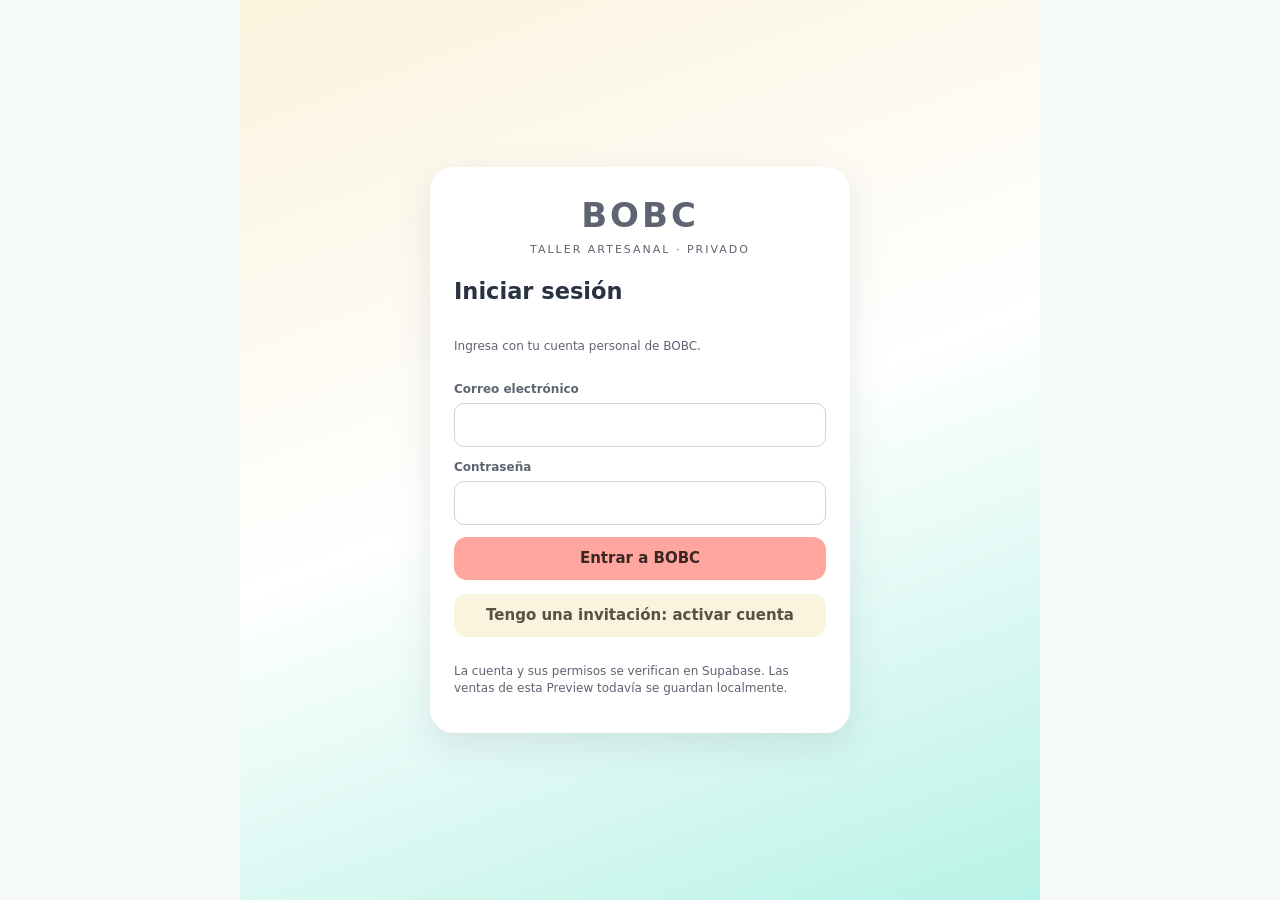
<file: android-bobc-07/app/src/main/assets/www/index.html>
<!doctype html><html lang="es"><head><meta charset="utf-8"><meta name="viewport" content="width=device-width, initial-scale=1, viewport-fit=cover"><meta name="theme-color" content="#FFA69E"><title>BOBC · Taller Artesanal</title><link rel="manifest" href="./manifest.webmanifest"><link rel="icon" type="image/svg+xml" href="./icon.svg"><link rel="stylesheet" href="./style.css"></head><body>
<div id="authRoot"></div><div id="app" hidden><header><button id="menuBtn" aria-label="Abrir menú">☰</button><div class="headtext"><b>BOBC</b><small>Taller Artesanal · v0.8 Sync · Datos compartidos</small></div><span class="offline" id="net">Conectando…</span></header><nav class="tabs" id="tabs"></nav><main id="view"></main><div id="toast" role="status" aria-live="polite"></div><nav class="bottom" id="bottom"></nav><div id="sheetRoot"></div><div id="menuRoot"></div></div>
<script src="./bobc08_supabase_config.js" defer></script><script src="./bobc08_auth.js" defer></script><script src="./bobc08_users.js" defer></script><script src="./bobc08_sync.js" defer></script><script src="./cocina_a.js" defer></script><script src="./costos_b.js" defer></script><script src="./catalog_features.js" defer></script><script src="./bobc08_core.js" defer></script><script src="./ui_v06.js" defer></script><script src="./menu_v07.js" defer></script><script src="./app.js" defer></script><script src="./bobc08_updates.js" defer></script></body></html>
</file>
<file: bobc-crm/css/theme.css>
:root{--denim:#173B61;--turq:#2F606B;--blue:#7D959E;--orange:#EE8E3B;--pure:#FCECD4;--bg:#f8f8f6;font-family:system-ui,-apple-system,Segoe UI,sans-serif;color:var(--denim)}*{box-sizing:border-box}body{margin:0;background:var(--bg)}button,input,select{font:inherit}button{cursor:pointer}.app{max-width:900px;min-height:100dvh;margin:auto}header{position:sticky;top:0;z-index:2;padding:17px 18px;display:flex;justify-content:space-between;align-items:center;background:var(--denim);color:white}header small{display:block;font-size:11px;color:#c6e2e8;margin-top:4px}.brand{font-size:21px;font-weight:850}.brand em{font-style:normal;color:var(--orange)}.add{border:0;border-radius:50%;background:var(--orange);color:var(--denim);height:43px;width:43px;font-size:30px}main{padding:18px 16px 115px}.hero{background:var(--pure);border-radius:22px;padding:21px;margin-bottom:22px}.hero small{font-size:11px;letter-spacing:1.5px;color:var(--turq);font-weight:700}h1{font-size:27px;margin:8px 0 3px}p{color:var(--turq);margin:6px 0 15px}.actions{display:flex;gap:8px;flex-wrap:wrap}.actions button,.dialog-actions button{border:1px solid #c9d5d9;background:white;color:var(--denim);border-radius:12px;padding:10px 12px;font-size:13px;font-weight:650}.list-head{display:flex;justify-content:space-between;align-items:center}h2{font-size:19px;margin:8px 0 15px}h2 span{background:var(--orange);padding:2px 8px;border-radius:30px;font-size:13px}#search{width:100%;padding:14px;border:1px solid #d5dfe1;border-radius:12px;background:white;margin-bottom:14px}.record{display:flex;gap:12px;align-items:center;justify-content:space-between;border:1px solid #e6e7e7;background:#fff;border-radius:14px;padding:16px;margin-bottom:9px;box-shadow:0 2px 7px #173b6108}.record b{font-size:15px}.record small{display:block;color:var(--turq);margin-top:5px}.mini{background:var(--pure);color:var(--denim);border:0;border-radius:9px;padding:8px 11px;font-size:12px}.empty{text-align:center;color:var(--turq);padding:32px 10px;background:white;border-radius:15px}nav{position:fixed;bottom:0;left:50%;transform:translateX(-50%);width:min(900px,100%);background:var(--denim);display:grid;grid-template-columns:repeat(5,1fr);padding:12px 6px calc(10px + env(safe-area-inset-bottom));border-radius:16px 16px 0 0;z-index:2}nav button{border:0;background:none;color:#d4e3e3;font-size:22px;display:grid;gap:2px;justify-items:center}nav span{font-size:10px}nav button.active{color:var(--orange)}dialog{border:0;border-radius:20px;padding:23px;width:min(440px,calc(100% - 28px));box-shadow:0 18px 90px #172a46aa}dialog::backdrop{background:#102a4266}form label{display:block;margin:14px 0;font-weight:600;font-size:13px}form input,form select{display:block;width:100%;padding:12px;border:1px solid #cad5d7;border-radius:9px;margin-top:6px}.dialog-actions{display:flex;justify-content:end;gap:9px}.dialog-actions .primary{background:var(--orange);border-color:var(--orange)}#notice:not(:empty){position:fixed;left:10%;right:10%;bottom:90px;z-index:9;background:var(--turq);color:white;padding:12px;border-radius:12px;text-align:center}@media(min-width:700px){main{padding:26px 35px 120px}.hero{padding:28px}}
</file>
<file: docs/style.css>
:root{--bg:#f7f5fc;--ink:#251e36;--purple:#6d43cf;--dark:#211a34;--soft:#f0eaff;--line:#e2dcee;--muted:#777086;--bad:#b93232}*{box-sizing:border-box}body{margin:0;background:var(--bg);color:var(--ink);font:15px/1.42 system-ui,-apple-system,Segoe UI,Arial,sans-serif}header{height:70px;background:white;display:flex;align-items:center;gap:14px;padding:12px 15px;box-shadow:0 2px 14px #211a340d;position:sticky;top:0;z-index:10}.headtext{flex:1;display:grid}.headtext b{font-size:22px}.headtext small{color:var(--muted);font-size:12px}.offline{color:var(--purple);font-size:11px;font-weight:700;background:var(--soft);padding:7px;border-radius:25px}button{cursor:pointer;font:inherit;border:0;border-radius:11px}header button{font-size:22px;background:var(--soft);color:var(--purple);width:42px;height:42px}.tabs{display:flex;gap:7px;overflow-x:auto;padding:10px 13px;background:white;border-bottom:1px solid var(--line);scrollbar-width:none}.tabs button{white-space:nowrap;background:var(--bg);border:1px solid var(--line);color:#55496b;padding:9px 12px;font-size:12px;font-weight:700}.tabs button.active{background:var(--purple);color:white;border-color:var(--purple)}main{max-width:850px;margin:auto;padding:15px 12px 100px}.panel{background:white;border:1px solid var(--line);border-radius:17px;padding:17px;margin-bottom:14px;box-shadow:0 8px 24px #211a3408}.panel h2{font-size:18px;margin:0 0 12px}.panel h3{font-size:15px;margin:16px 0 9px}.sub{font-size:12px;color:var(--muted)}.eyebrow{color:var(--purple);text-transform:uppercase;letter-spacing:1.2px;font-weight:800;font-size:11px;margin-bottom:5px}.grid{display:grid;grid-template-columns:repeat(2,minmax(0,1fr));gap:10px}.grid.three{grid-template-columns:repeat(3,minmax(0,1fr))}.field{display:grid;gap:5px;font-size:12px;color:#544b63;font-weight:650}.field input,.field select,.field textarea,input[type=search]{width:100%;min-width:0;border:1px solid #d1c8df;border-radius:10px;background:white;color:var(--ink);padding:10px;font:inherit;min-height:44px}.field textarea{min-height:72px}.row{display:flex;align-items:center;gap:10px;flex-wrap:wrap}.row.between{justify-content:space-between}.btn{padding:11px 14px;min-height:43px;background:var(--purple);color:white;font-weight:700}.btn.secondary{background:var(--soft);color:#50318b}.btn.danger{background:#fff0f0;color:var(--bad)}.btn.small{padding:7px 10px;min-height:34px;font-size:12px}.actions{display:flex;gap:8px;flex-wrap:wrap;margin-top:14px}.metric{background:var(--soft);padding:12px;border-radius:12px;min-width:0}.metric small{display:block;color:var(--muted);font-size:11px}.metric strong{display:block;font-size:20px;margin-top:4px;word-break:break-word}.note{padding:12px;background:#fff6e8;border-radius:11px;color:#775014;font-size:12px}.error{background:#fff0f0;color:var(--bad);padding:12px;border-radius:11px}.line{border:1px solid var(--line);border-radius:12px;padding:12px;margin:9px 0;display:grid;gap:9px}.linehead{font-weight:750}.counter{display:flex;align-items:center;gap:6px}.counter button{width:42px;height:42px;background:var(--soft);color:var(--purple);font-weight:900;font-size:22px}.counter input{flex:1;min-width:0;text-align:center}.break{border:0;border-top:1px solid var(--line);margin:14px 0}table{width:100%;border-collapse:collapse;font-size:12px}td,th{border-bottom:1px solid var(--line);padding:9px 3px;text-align:left}td:last-child,th:last-child{text-align:right}.doc{background:white;border:1px solid var(--line);padding:18px;border-radius:10px}.dochead{border-bottom:3px solid var(--purple);padding-bottom:12px}.dochead b{font-size:24px}.dochead small{display:block;color:var(--purple);letter-spacing:1px}.docsum{text-align:right;font-size:20px;font-weight:900;margin:20px 0}.cards{display:grid;gap:9px}.record{border:1px solid var(--line);padding:12px;border-radius:12px;display:grid;gap:5px}.record small{color:var(--muted)}.bottom{position:fixed;bottom:0;left:0;right:0;z-index:12;background:white;border-top:1px solid var(--line);display:grid;grid-template-columns:repeat(5,1fr);padding-bottom:env(safe-area-inset-bottom)}.bottom button{border-radius:0;background:white;display:grid;place-items:center;gap:2px;padding:8px 1px 9px;font-size:10px;color:#685e77;min-width:0}.bottom button.active{color:var(--purple);background:#f8f4ff}.bottom span{font-size:22px}#toast{display:none;position:fixed;z-index:50;bottom:91px;left:12px;right:12px;background:var(--dark);color:white;padding:13px;border-radius:12px;max-width:600px;margin:auto}#toast.show{display:block}.navhide .tabs{display:none}.pill{font-size:11px;background:var(--soft);color:#50318b;padding:5px 9px;border-radius:30px}a{color:var(--purple)}@media(max-width:400px){.grid.three{grid-template-columns:1fr 1fr}.metric strong{font-size:16px}}@media print{header,.tabs,.bottom,.actions,.noprint,#toast{display:none!important}main{padding:0}.panel{box-shadow:none;border:0}.doc{border:0}}

/* v0.4 · Calculadora móvil y captura paso a paso */
.planner-ux .panel h2{font-size:19px;letter-spacing:-.25px}
.demo-notice{display:grid;gap:9px;padding:15px;margin:10px 0 14px;border:1px solid #c7b9ef;background:#f0eaff;border-radius:16px}
.demo-notice b{font-size:16px;color:#3a2366}.demo-notice span{font-size:13px;color:#524469}.demo-notice .btn{justify-self:start}
.batch-control{display:flex;justify-content:space-between;gap:12px;align-items:center;flex-wrap:wrap;margin:14px 0}
.counter.compact{gap:8px;flex-wrap:nowrap}.counter.compact input{width:64px;max-width:76px;min-width:54px;min-height:43px;padding:6px;text-align:center;font-weight:800;font-size:20px;border:1px solid #d1c8df;border-radius:9px}
.counter.compact button{width:39px;height:39px;min-width:39px;border-radius:50%;border:1px solid #d7d1e5;background:#faf7ff;font-size:22px}
.prominent-metrics{margin-top:14px;gap:7px}.prominent-metrics .metric{padding:10px 8px}.prominent-metrics .metric strong{font-size:18px}.prominent-metrics .metric small{font-size:11px}
.mode-chips{display:flex;flex-wrap:wrap;gap:7px;margin:13px 0}.chip{border:1px solid #d8cfea;border-radius:25px;background:#fff;color:#594472;padding:9px 11px;font-weight:650;font-size:12px}.chip.active{background:#6d43cf;color:white;border-color:#6d43cf}
.sku-line{display:flex;justify-content:space-between;align-items:center;gap:10px;padding:14px 1px;border-bottom:1px solid #eee8f2}.sku-line>div:first-child{min-width:0}.sku-line b{display:block;font-size:13px}.sku-line small{display:block;color:#827991;font-size:11px;margin-top:4px}
.volume-balance{margin-top:14px;background:#f6f4fa}.volume-balance .row{margin:7px 0;flex-wrap:nowrap}.volume-balance .row strong{font-size:13px;text-align:right}.volume-balance p{margin-bottom:0}
.compact-detail{border:1px solid #e5ddf1;border-radius:12px;padding:11px;margin-top:12px}.compact-detail summary{cursor:pointer;color:#6740aa;font-weight:700}
.wizard-step{border:1px solid #e2dcee;border-radius:13px;margin:11px 0;overflow:visible}.wizard-step summary{cursor:pointer;display:flex;gap:11px;align-items:center;padding:13px;list-style:none}.wizard-step summary::-webkit-details-marker{display:none}.wizard-step summary b{display:block}.wizard-step summary small{display:block;color:#777086;font-size:11px}.wizard-step[open] summary{background:#f1eafe}.step-number{width:31px;height:31px;border-radius:50%;display:grid;place-items:center;background:#6d43cf;color:#fff;font-weight:800;flex-shrink:0}.wizard-body{padding:13px}.wizard-next{margin-top:15px}.catalog-line{border:1px solid #e3deec;border-radius:12px;padding:12px;margin:10px 0;background:#fdfcff}.wizard-inline{display:flex;gap:8px;align-items:end}.wizard-inline .grow{flex:1;min-width:0}.catalog-three{display:grid;grid-template-columns:1fr 1fr;gap:8px;margin-top:10px}.catalog-three>:last-child{grid-column:1/-1}.catalog-two{display:grid;grid-template-columns:1fr 1fr;gap:8px;margin-top:10px}.span2{grid-column:span 2}.full{width:100%;margin-top:20px}
@media(max-width:390px){.prominent-metrics .metric strong{font-size:16px}.sku-line b{font-size:12px}.counter.compact{gap:5px}.counter.compact button{width:35px;min-width:35px;height:35px}.counter.compact input{width:51px;max-width:55px;min-width:51px;font-size:18px}.sku-line{gap:5px}.batch-control .sub{font-size:11px}}

/* BOBC v0.5: cocina A / costos B, mobile first */
.page-h2{font-size:23px;line-height:1.15;margin:8px 0 10px;letter-spacing:-.5px}
.cook-bottle{display:flex;align-items:center;justify-content:space-between;gap:8px;border-bottom:1px solid var(--line);padding:12px 0}
.cook-bottle>div:first-child{min-width:0;flex:1}.cook-bottle strong{display:block;font-size:15px}.cook-bottle small{display:block;font-size:11px;color:var(--muted)}
.cook-bottle .counter input{width:52px;max-width:56px;border:1px solid var(--line);border-radius:10px}.cook-bottle .counter button{height:37px;width:37px;min-width:37px;border-radius:40px}.mini-remove{background:#ffe9e9;color:#a33;padding:7px 10px}
.tablebox{width:100%;overflow-x:auto}.tablebox table{min-width:340px}.formula-step{padding:12px 0;border-bottom:1px solid var(--line);margin-bottom:14px}.formula-step h3{margin:4px 0 9px}
#cookA .grid.three,#costB .grid.three{grid-template-columns:repeat(3,minmax(0,1fr));gap:6px}
#cookA .grid.three .metric,#costB .grid.three .metric{padding:10px 6px}#cookA .grid.three .metric strong,#costB .grid.three .metric strong{font-size:16px}
#cookA .catalog-three,#costB .catalog-three{grid-template-columns:repeat(2,minmax(0,1fr))}
@media(max-width:390px){#cookA .grid.three .metric strong,#costB .grid.three .metric strong{font-size:13px}.cook-bottle{gap:4px}}

.grocery-list{display:grid;gap:8px}.grocery-item{padding:11px 0;border-bottom:1px solid var(--line);display:flex;align-items:flex-start;justify-content:space-between;gap:13px}.grocery-item>div:first-child{flex:1;min-width:0}.grocery-item strong,.grocery-item small{display:block}.grocery-item strong{font-size:13px}.grocery-item small{font-size:11px;color:var(--muted);margin-top:2px}.grocery-purchase{text-align:right;max-width:48%;overflow-wrap:anywhere}.grocery-purchase span{display:block;font-size:10px;color:var(--muted)}.grocery-purchase b{font-size:13px}

/* BOBC 0.6 — Inspiración visual suministrada: gris claro, coral, tarjetas y hojas inferiores */
:root{--bg:#f4f4f7;--ink:#222127;--muted:#82818b;--purple:#e3634f;--soft:#fae9e5;--line:#e0dee1;--dark:#27232b;--bad:#d94e45}
body{background:#f4f4f7;color:#222127;font-family:system-ui,-apple-system,Arial,sans-serif;font-size:15px}
header,.tabs{display:none!important}
main{padding:14px 15px 112px;max-width:730px;min-height:calc(100dvh - 90px)}
.app-page{position:relative;padding-bottom:12px}.app-page h1{font-weight:650;font-size:26px;margin:0;line-height:1.18;letter-spacing:-.7px}.app-page h2{font-weight:700;letter-spacing:-.4px}.home-heading{display:flex;justify-content:space-between;align-items:flex-start;gap:10px;margin:10px 0 23px}.home-heading h1{font-size:26px}.home-heading p{color:#878590;font-size:14px;margin:6px 0 0}.icon-action{width:46px;height:46px;display:grid;place-items:center;background:transparent;color:#e2634f}.ui-icon{display:inline-block;vertical-align:middle;flex-shrink:0}.app-page .section-head{display:flex;align-items:center;justify-content:space-between;gap:12px;margin:21px 0 12px}.app-page .section-head h2{font-size:17px;margin:0}.app-page .section-head>span{font-size:11px;color:#96929d;text-align:right}.app-page .main-section{margin:12px 0 28px}.app-page .main-section h1{font-size:25px}.app-page .main-section>span{color:#605d68}
.wide-report{background:#fffefa;width:100%;padding:16px 15px;display:flex;align-items:center;gap:12px;border:1px solid #dedce0;border-radius:19px;text-align:left;color:#222127;min-height:74px}.wide-report>span:nth-child(2){flex:1;display:grid;gap:3px}.wide-report b{font-size:15px}.wide-report small{font-size:12px;color:#92909a}.wide-report>.ui-icon{color:#78747c}.kpi-grid,.income-grid{display:grid;grid-template-columns:repeat(2,minmax(0,1fr));gap:11px}.kpi-card{display:flex;flex-direction:column;justify-content:space-between;text-align:left;gap:7px;padding:15px 12px;background:#fffefa;border:1px solid #e0dfe4;border-radius:18px;color:#262329;min-height:137px;min-width:0}.kpi-card:hover{border-color:#e8b2a7}.kpi-top{display:flex;justify-content:space-between;align-items:flex-start;gap:6px}.kpi-top>span:first-child{font-size:13px;font-weight:600;color:#77747d;line-height:1.3;max-width:75%}.kpi-card>strong{font-size:24px;letter-spacing:-.5px;font-weight:720;line-height:1.05;word-break:break-word}.kpi-card>small{color:#939098;font-size:11px;min-height:24px}.kpi-icon{width:40px;height:40px;display:grid;place-items:center;border-radius:12px;flex:none}.kpi-icon.coral,.item-circle.coral{background:#fae8e5;color:#e0634d}.kpi-icon.blue,.item-circle.blue{background:#e5efff;color:#4d93dd}.kpi-icon.green,.item-circle.green{background:#e5f5e9;color:#43ae6c}.kpi-icon.amber,.item-circle.amber{background:#fff3dc;color:#d89f3a}.kpi-icon.purple,.item-circle.purple{background:#efe6fc;color:#9960e7}.kpi-icon.pale{background:#fceeea;color:#df6550}
.simple-panel{background:#fffefc;border:1px solid #dedce2;border-radius:18px;overflow:hidden}.inventory-row{display:flex;align-items:center;gap:12px;padding:15px 13px;border-bottom:1px solid #ece9ed}.inventory-row:last-child{border:0}.item-circle{width:43px;height:43px;border-radius:14px;display:grid;place-items:center;flex:none;background:#f0eff0}.inventory-row>div:nth-child(2){flex:1;min-width:0;display:grid;gap:4px}.inventory-row b{font-size:14px;font-weight:650;overflow-wrap:anywhere}.inventory-row small{font-size:11px;color:#92909a}.inventory-row>strong{font-size:20px;font-weight:720}.inventory-row>button{font-size:12px}.empty-mini{padding:20px;color:#928e98;font-size:13px;text-align:center}.text-link{display:flex;align-items:center;gap:2px;background:transparent;color:#dc6552;font-size:12px;white-space:nowrap;font-weight:650}.fab{position:fixed;bottom:91px;right:max(15px,calc((100vw - 730px)/2 + 18px));display:flex;align-items:center;gap:10px;background:#e3634f;color:#fff;border-radius:40px;padding:15px 20px;box-shadow:0 7px 18px #bd5a4760;font-size:16px;font-weight:700;z-index:9}.fab .ui-icon{color:#fff}.dual-fab{display:flex;justify-content:flex-end;gap:9px;margin:22px 2px}.dual-fab .btn{border-radius:27px}.filter-strip,.tabs-local{display:flex;gap:8px;margin:4px -15px 22px;padding:0 15px 6px;overflow-x:auto;scrollbar-width:none}.pill-tab{flex-shrink:0;white-space:nowrap;padding:10px 15px;background:#fafaf9;border:1px solid #d9d5d9;border-radius:30px;color:#6b6972;font-size:13px;font-weight:600;min-height:41px}.pill-tab.selected{border-color:#e3634f;background:#e3634f;color:white}.records{display:grid;gap:11px}.sales-record{background:#fffefc;border:1px solid #dedce1;border-radius:19px;padding:16px}.record-top{display:flex;justify-content:space-between;align-items:flex-start;gap:10px}.record-top>div:first-child{display:grid;gap:4px}.record-top b{font-size:16px}.record-top small{color:#95919a;font-size:12px}.invoice-total{display:block;font-size:22px;font-weight:750;margin:14px 0 4px}.record-detail{color:#77737e;font-size:12px;margin:7px 0 13px}.status{font-size:10px;padding:7px 9px;border-radius:18px;max-width:145px;text-align:center}.status.amber{background:#fff1dd;color:#9c762b}.status.green{background:#e7f6ea;color:#328854}.record-actions{display:flex;flex-wrap:wrap;gap:7px}.record-actions .btn{border-radius:20px;font-size:11px;min-height:36px;padding:8px 11px}.empty-state{text-align:center;padding:73px 14px 35px;color:#29262c}.empty-state h2{font-size:23px;margin:24px auto 10px;max-width:340px}.empty-state p{color:#89858f;font-size:15px;max-width:315px;margin:0 auto}.empty-illustration{display:grid;place-items:center;margin:0 auto;width:130px;height:130px;background:#f6e8e6;color:#df6653;border-radius:50%}.business-brand{display:flex;align-items:center;gap:15px;padding:20px}.business-brand h2{font-size:22px;margin:0 0 2px}.business-brand p{color:#8d8993;margin:0}.brand-logo{background:#e3644f;color:#fff;width:63px;height:63px;border-radius:17px;display:grid;place-items:center;font-size:41px;font-weight:850}.business-link{display:flex;align-items:center;gap:13px;width:100%;text-align:left;padding:15px 12px;min-height:76px;background:transparent;color:#29262d;border-bottom:1px solid #ebe8ec}.business-link:last-child{border:0}.business-link>span:nth-child(2){display:grid;gap:4px;flex:1}.business-link b{font-weight:650;font-size:16px}.business-link small{color:#8b8993;font-size:12px}.business-link>.ui-icon{color:#88848e}
.bottom{background:#fff;border-top:1px solid #f0edef;box-shadow:0 -4px 12px #1e1b2112;padding:8px 6px max(8px,env(safe-area-inset-bottom));grid-template-columns:repeat(5,minmax(0,1fr))}.bottom button{border-radius:15px;background:transparent;color:#343239;gap:4px;font-size:11px;padding:8px 0 4px;min-width:0}.bottom button span{display:grid;place-items:center;width:52px;height:39px;margin-bottom:1px}.bottom button.active{color:#df6550;background:transparent}.bottom button.active span{background:#faecea;border-radius:22px}.bottom button .ui-icon{width:25px;height:25px}.panel{background:#fffefa;border:1px solid #e3dfe2;box-shadow:none;border-radius:18px;padding:17px}.btn{background:#e3634f;border-radius:13px}.btn.secondary{background:#f8ebe7;color:#ce634f}.btn.danger{background:#fff0ee}.btn:disabled{opacity:.45;cursor:not-allowed}.note{background:#fff0e1}.eyebrow{color:#de6450}.metric{background:#f7ede9}.chip.active{background:#e3634f;border-color:#e3634f}
.sheet-open{overflow:hidden}.sheet-backdrop{position:fixed;inset:0;background:#15121999;z-index:24}.app-sheet{position:fixed;bottom:0;left:0;right:0;z-index:25;max-height:89dvh;overflow-y:auto;background:#fffefa;border-radius:29px 29px 0 0;padding:12px 19px calc(env(safe-area-inset-bottom) + 20px);box-shadow:0 -10px 30px #0002}.sheet-grip{height:5px;width:45px;background:#d8d7d9;border-radius:15px;margin:2px auto 18px}.sheet-title{display:flex;align-items:center;justify-content:space-between;gap:9px;margin-bottom:15px}.sheet-title h2{font-size:22px;margin:0}.plain-close{width:38px;height:38px;color:#69656d;background:transparent;display:grid;place-items:center}.sheet-inner{padding-bottom:15px}.sheet-inner .field{margin:11px 0;color:#68656e;font-size:13px}.sheet-inner h3{font-size:17px}.sheet-inner .full{width:100%;margin:17px 0 0;min-height:49px}.sheet-menu .business-link{background:#fffefa}.sheet-inner .wizard-step{background:#fff}
@media(max-width:375px){main{padding-left:11px;padding-right:11px}.kpi-card{padding:12px 10px;min-height:126px}.kpi-card>strong{font-size:21px}.filter-strip{margin-left:-11px;margin-right:-11px;padding-left:11px}.app-page h1{font-size:23px}.pill-tab{padding:9px 11px;font-size:12px}}
@media print{.app-sheet,.sheet-backdrop,.bottom,.fab{display:none!important}.doc{border:0}}

/* BOBC v0.7 — exacta paleta aprobada, navegación lateral y trazo fino */
:root{--bg:#f6f9fa;--ink:#283243;--muted:#5E6472;--purple:#FFA69E;--dark:#283243;--soft:#FAF3DD;--line:#e3e8eb;--bad:#a52d37;--coral:#FFA69E;--cream:#FAF3DD;--mint:#B8F2E6;--sky:#AED9E0;--slate:#5E6472;--coral-ink:#71352f}
body{background:var(--bg);color:var(--ink);font-family:system-ui,-apple-system,"Segoe UI",Arial,sans-serif}
header{display:flex!important;position:sticky;top:0;z-index:16;height:68px;background:#fffefc;border-bottom:1px solid var(--line);box-shadow:0 4px 14px #2832430a;gap:9px;padding:9px 12px}
header .headtext b{font-size:20px;line-height:1.1;color:var(--ink);letter-spacing:-.4px}header .headtext small{color:var(--muted);font-size:10.5px}header .top-version{font-size:10px;color:var(--muted);font-weight:650;vertical-align:middle;letter-spacing:.2px}
header .main-menu-btn{flex:none;border:1px solid #e3e8eb;background:#f7f9fa;color:var(--slate);width:43px;height:43px;border-radius:13px;display:grid;place-items:center}
header .offline{font-size:10px;white-space:nowrap;background:var(--mint);color:#24554f;border-radius:22px;padding:8px 9px}
.tabs{display:none!important} main{padding-top:11px;min-height:calc(100dvh - 142px)}
.app-page h1,.home-heading h1,.app-page h2{color:var(--ink)}.home-heading{margin:3px 0 17px}.home-heading p{color:var(--muted)}.home-heading .icon-action{display:none}
.wide-report,.simple-panel,.kpi-card,.sales-record,.panel,.business-link,.doc{background:#fffefd;border-color:#e3e8eb;box-shadow:0 3px 15px #28324309}
.kpi-card{min-height:135px}.kpi-top>span:first-child{color:#5E6472;font-weight:650}.kpi-card>strong{font-size:clamp(17px,4.9vw,24px);letter-spacing:-.7px;overflow-wrap:anywhere}.kpi-card>small,.section-head>span,.app-page .section-head>span,.inventory-row small,.record-top small{color:var(--muted)}
.kpi-icon.coral,.item-circle.coral{background:#ffe4df;color:#b04740}.kpi-icon.pale{background:#ffebe6;color:#b04740}.kpi-icon.blue,.item-circle.blue{background:var(--sky);color:#244f62}.kpi-icon.green,.item-circle.green{background:var(--mint);color:#1e6858}.kpi-icon.amber,.item-circle.amber{background:var(--cream);color:#987232}.kpi-icon.purple,.item-circle.purple{background:#f0e8ff;color:#6a529b}
.text-link,a{color:#a44c43}.btn,.fab,.pill-tab.selected{background:var(--coral);color:#3b2624;border-color:var(--coral);font-weight:750}.btn.secondary{background:var(--cream);color:#5a5145}.btn.danger{color:#952828;background:#ffeae7}.chip.active{background:var(--coral);color:#362a2b;border-color:var(--coral)}
.bottom{background:#fffefa;border-color:var(--line)}.bottom button{color:var(--slate)}.bottom button.active{color:#a74740}.bottom button.active span{background:#ffe8e4}.bottom .ui-icon,.ui-icon{stroke-width:1.65;}
.fab{box-shadow:0 7px 18px #9d5a4a40}.fab .ui-icon{color:#3b2624}
.field{color:var(--slate)}.field input,.field select,.field textarea{border-color:#cbd5dc;color:var(--ink);background:#fff}.field input:focus,.field select:focus,.field textarea:focus{border-color:#c66c60;outline:2px solid #FFA69E44;outline-offset:1px}
.note,.metric{background:var(--cream);color:#615c50}.demo-notice{background:var(--mint);border-color:#8edbd0}.demo-notice b{color:#224f49}.demo-notice span{color:#356a64}.wizard-step[open] summary{background:var(--cream)}.step-number{background:var(--coral);color:#342523}.compact-detail summary{color:#7c4b43}.pill-tab{color:var(--slate);background:#fff;border:1px solid var(--line)}.status.amber{background:var(--cream);color:#79521a}.status.green{background:var(--mint);color:#246451}.record-detail{color:var(--slate)}
.sheet-backdrop{background:#26303b91}.app-sheet{background:#fffefb}.sheet-menu .business-link{background:#fffefa}
/* Menú lateral tipo drawer: solo interacción de navegación, no autenticación ficticia */
#menuRoot{position:relative;z-index:40}.drawer-scrim{display:none;position:fixed;inset:0;z-index:29;border-radius:0;background:#19243387;width:100%;height:100%;cursor:pointer}.main-drawer{position:fixed;z-index:30;top:0;left:0;bottom:0;display:flex;flex-direction:column;background:#fffefb;width:min(85vw,348px);box-shadow:14px 0 36px #19243325;transform:translateX(-110%);transition:transform .2s ease;visibility:hidden}.drawer-open .drawer-scrim{display:block}.drawer-open .main-drawer{visibility:visible;transform:translateX(0)}.drawer-open{overflow:hidden}
.drawer-head{padding:25px 16px 16px;display:flex;align-items:center;gap:8px;background:var(--cream);border-bottom:1px solid #e4dfd5}.drawer-brand{display:flex;align-items:center;flex:1;gap:11px;min-width:0}.drawer-brand-icon{height:49px;width:49px;display:grid;place-items:center;background:var(--mint);border-radius:15px;color:#21554c}.drawer-brand b{display:block;font-size:28px;letter-spacing:-1.2px;line-height:1.2}.drawer-brand small{display:block;color:var(--slate);font-size:9.5px;letter-spacing:.8px;font-weight:750}.drawer-close{background:transparent;color:var(--slate);width:35px;height:35px;flex:none;display:grid;place-items:center}
.drawer-list{overflow:auto;flex:1;padding:9px 10px 13px;overscroll-behavior:contain}.drawer-section{padding:8px 0}.drawer-section-title{color:var(--slate);font-size:10px;font-weight:800;letter-spacing:1.2px;margin:6px 12px 8px}.drawer-link{background:transparent;display:flex;align-items:center;gap:14px;min-height:48px;border-radius:12px;width:100%;padding:9px 13px;text-align:left;color:var(--ink);font-weight:600}.drawer-link-icon{height:26px;width:27px;display:grid;place-items:center;color:#495766}.drawer-link.is-active{background:var(--coral);color:#342725}.drawer-link.is-active .drawer-link-icon{color:#342725}.drawer-link:focus-visible,.main-menu-btn:focus-visible{outline:3px solid #659daa;outline-offset:2px}.drawer-footer{border-top:1px solid var(--line);padding:17px 18px calc(19px + env(safe-area-inset-bottom));color:var(--slate);font-size:12px;line-height:1.5;background:#f8fbfb}
@media(min-width:850px){.main-drawer{width:350px}main{max-width:800px}}
@media(prefers-reduced-motion:reduce){.main-drawer{transition:none}}
@media(max-width:380px){header .offline{font-size:9px;padding:6px}.headtext small{font-size:10px}.drawer-head{padding-top:18px}}
@media print{.main-drawer,.drawer-scrim,header{display:none!important}}
</file>
<file: docs/bobc-crm/css/theme.css>
:root{--denim:#173B61;--turq:#2F606B;--blue:#7D959E;--orange:#EE8E3B;--pure:#FCECD4;--bg:#f8f8f6;font-family:system-ui,-apple-system,Segoe UI,sans-serif;color:var(--denim)}*{box-sizing:border-box}body{margin:0;background:var(--bg)}button,input,select{font:inherit}button{cursor:pointer}.app{max-width:900px;min-height:100dvh;margin:auto}header{position:sticky;top:0;z-index:2;padding:17px 18px;display:flex;justify-content:space-between;align-items:center;background:var(--denim);color:white}header small{display:block;font-size:11px;color:#c6e2e8;margin-top:4px}.brand{font-size:21px;font-weight:850}.brand em{font-style:normal;color:var(--orange)}.add{border:0;border-radius:50%;background:var(--orange);color:var(--denim);height:43px;width:43px;font-size:30px}main{padding:18px 16px 115px}.hero{background:var(--pure);border-radius:22px;padding:21px;margin-bottom:22px}.hero small{font-size:11px;letter-spacing:1.5px;color:var(--turq);font-weight:700}h1{font-size:27px;margin:8px 0 3px}p{color:var(--turq);margin:6px 0 15px}.actions{display:flex;gap:8px;flex-wrap:wrap}.actions button,.dialog-actions button{border:1px solid #c9d5d9;background:white;color:var(--denim);border-radius:12px;padding:10px 12px;font-size:13px;font-weight:650}.list-head{display:flex;justify-content:space-between;align-items:center}h2{font-size:19px;margin:8px 0 15px}h2 span{background:var(--orange);padding:2px 8px;border-radius:30px;font-size:13px}#search{width:100%;padding:14px;border:1px solid #d5dfe1;border-radius:12px;background:white;margin-bottom:14px}.record{display:flex;gap:12px;align-items:center;justify-content:space-between;border:1px solid #e6e7e7;background:#fff;border-radius:14px;padding:16px;margin-bottom:9px;box-shadow:0 2px 7px #173b6108}.record b{font-size:15px}.record small{display:block;color:var(--turq);margin-top:5px}.mini{background:var(--pure);color:var(--denim);border:0;border-radius:9px;padding:8px 11px;font-size:12px}.empty{text-align:center;color:var(--turq);padding:32px 10px;background:white;border-radius:15px}nav{position:fixed;bottom:0;left:50%;transform:translateX(-50%);width:min(900px,100%);background:var(--denim);display:grid;grid-template-columns:repeat(5,1fr);padding:12px 6px calc(10px + env(safe-area-inset-bottom));border-radius:16px 16px 0 0;z-index:2}nav button{border:0;background:none;color:#d4e3e3;font-size:22px;display:grid;gap:2px;justify-items:center}nav span{font-size:10px}nav button.active{color:var(--orange)}dialog{border:0;border-radius:20px;padding:23px;width:min(440px,calc(100% - 28px));box-shadow:0 18px 90px #172a46aa}dialog::backdrop{background:#102a4266}form label{display:block;margin:14px 0;font-weight:600;font-size:13px}form input,form select{display:block;width:100%;padding:12px;border:1px solid #cad5d7;border-radius:9px;margin-top:6px}.dialog-actions{display:flex;justify-content:end;gap:9px}.dialog-actions .primary{background:var(--orange);border-color:var(--orange)}#notice:not(:empty){position:fixed;left:10%;right:10%;bottom:90px;z-index:9;background:var(--turq);color:white;padding:12px;border-radius:12px;text-align:center}@media(min-width:700px){main{padding:26px 35px 120px}.hero{padding:28px}}
</file>
<file: android-bobc-07/app/src/main/assets/www/style.css>
:root{--bg:#f7f5fc;--ink:#251e36;--purple:#6d43cf;--dark:#211a34;--soft:#f0eaff;--line:#e2dcee;--muted:#777086;--bad:#b93232}*{box-sizing:border-box}body{margin:0;background:var(--bg);color:var(--ink);font:15px/1.42 system-ui,-apple-system,Segoe UI,Arial,sans-serif}header{height:70px;background:white;display:flex;align-items:center;gap:14px;padding:12px 15px;box-shadow:0 2px 14px #211a340d;position:sticky;top:0;z-index:10}.headtext{flex:1;display:grid}.headtext b{font-size:22px}.headtext small{color:var(--muted);font-size:12px}.offline{color:var(--purple);font-size:11px;font-weight:700;background:var(--soft);padding:7px;border-radius:25px}button{cursor:pointer;font:inherit;border:0;border-radius:11px}header button{font-size:22px;background:var(--soft);color:var(--purple);width:42px;height:42px}.tabs{display:flex;gap:7px;overflow-x:auto;padding:10px 13px;background:white;border-bottom:1px solid var(--line);scrollbar-width:none}.tabs button{white-space:nowrap;background:var(--bg);border:1px solid var(--line);color:#55496b;padding:9px 12px;font-size:12px;font-weight:700}.tabs button.active{background:var(--purple);color:white;border-color:var(--purple)}main{max-width:850px;margin:auto;padding:15px 12px 100px}.panel{background:white;border:1px solid var(--line);border-radius:17px;padding:17px;margin-bottom:14px;box-shadow:0 8px 24px #211a3408}.panel h2{font-size:18px;margin:0 0 12px}.panel h3{font-size:15px;margin:16px 0 9px}.sub{font-size:12px;color:var(--muted)}.eyebrow{color:var(--purple);text-transform:uppercase;letter-spacing:1.2px;font-weight:800;font-size:11px;margin-bottom:5px}.grid{display:grid;grid-template-columns:repeat(2,minmax(0,1fr));gap:10px}.grid.three{grid-template-columns:repeat(3,minmax(0,1fr))}.field{display:grid;gap:5px;font-size:12px;color:#544b63;font-weight:650}.field input,.field select,.field textarea,input[type=search]{width:100%;min-width:0;border:1px solid #d1c8df;border-radius:10px;background:white;color:var(--ink);padding:10px;font:inherit;min-height:44px}.field textarea{min-height:72px}.row{display:flex;align-items:center;gap:10px;flex-wrap:wrap}.row.between{justify-content:space-between}.btn{padding:11px 14px;min-height:43px;background:var(--purple);color:white;font-weight:700}.btn.secondary{background:var(--soft);color:#50318b}.btn.danger{background:#fff0f0;color:var(--bad)}.btn.small{padding:7px 10px;min-height:34px;font-size:12px}.actions{display:flex;gap:8px;flex-wrap:wrap;margin-top:14px}.metric{background:var(--soft);padding:12px;border-radius:12px;min-width:0}.metric small{display:block;color:var(--muted);font-size:11px}.metric strong{display:block;font-size:20px;margin-top:4px;word-break:break-word}.note{padding:12px;background:#fff6e8;border-radius:11px;color:#775014;font-size:12px}.error{background:#fff0f0;color:var(--bad);padding:12px;border-radius:11px}.line{border:1px solid var(--line);border-radius:12px;padding:12px;margin:9px 0;display:grid;gap:9px}.linehead{font-weight:750}.counter{display:flex;align-items:center;gap:6px}.counter button{width:42px;height:42px;background:var(--soft);color:var(--purple);font-weight:900;font-size:22px}.counter input{flex:1;min-width:0;text-align:center}.break{border:0;border-top:1px solid var(--line);margin:14px 0}table{width:100%;border-collapse:collapse;font-size:12px}td,th{border-bottom:1px solid var(--line);padding:9px 3px;text-align:left}td:last-child,th:last-child{text-align:right}.doc{background:white;border:1px solid var(--line);padding:18px;border-radius:10px}.dochead{border-bottom:3px solid var(--purple);padding-bottom:12px}.dochead b{font-size:24px}.dochead small{display:block;color:var(--purple);letter-spacing:1px}.docsum{text-align:right;font-size:20px;font-weight:900;margin:20px 0}.cards{display:grid;gap:9px}.record{border:1px solid var(--line);padding:12px;border-radius:12px;display:grid;gap:5px}.record small{color:var(--muted)}.bottom{position:fixed;bottom:0;left:0;right:0;z-index:12;background:white;border-top:1px solid var(--line);display:grid;grid-template-columns:repeat(5,1fr);padding-bottom:env(safe-area-inset-bottom)}.bottom button{border-radius:0;background:white;display:grid;place-items:center;gap:2px;padding:8px 1px 9px;font-size:10px;color:#685e77;min-width:0}.bottom button.active{color:var(--purple);background:#f8f4ff}.bottom span{font-size:22px}#toast{display:none;position:fixed;z-index:50;bottom:91px;left:12px;right:12px;background:var(--dark);color:white;padding:13px;border-radius:12px;max-width:600px;margin:auto}#toast.show{display:block}.navhide .tabs{display:none}.pill{font-size:11px;background:var(--soft);color:#50318b;padding:5px 9px;border-radius:30px}a{color:var(--purple)}@media(max-width:400px){.grid.three{grid-template-columns:1fr 1fr}.metric strong{font-size:16px}}@media print{header,.tabs,.bottom,.actions,.noprint,#toast{display:none!important}main{padding:0}.panel{box-shadow:none;border:0}.doc{border:0}}

/* v0.4 · Calculadora móvil y captura paso a paso */
.planner-ux .panel h2{font-size:19px;letter-spacing:-.25px}
.demo-notice{display:grid;gap:9px;padding:15px;margin:10px 0 14px;border:1px solid #c7b9ef;background:#f0eaff;border-radius:16px}
.demo-notice b{font-size:16px;color:#3a2366}.demo-notice span{font-size:13px;color:#524469}.demo-notice .btn{justify-self:start}
.batch-control{display:flex;justify-content:space-between;gap:12px;align-items:center;flex-wrap:wrap;margin:14px 0}
.counter.compact{gap:8px;flex-wrap:nowrap}.counter.compact input{width:64px;max-width:76px;min-width:54px;min-height:43px;padding:6px;text-align:center;font-weight:800;font-size:20px;border:1px solid #d1c8df;border-radius:9px}
.counter.compact button{width:39px;height:39px;min-width:39px;border-radius:50%;border:1px solid #d7d1e5;background:#faf7ff;font-size:22px}
.prominent-metrics{margin-top:14px;gap:7px}.prominent-metrics .metric{padding:10px 8px}.prominent-metrics .metric strong{font-size:18px}.prominent-metrics .metric small{font-size:11px}
.mode-chips{display:flex;flex-wrap:wrap;gap:7px;margin:13px 0}.chip{border:1px solid #d8cfea;border-radius:25px;background:#fff;color:#594472;padding:9px 11px;font-weight:650;font-size:12px}.chip.active{background:#6d43cf;color:white;border-color:#6d43cf}
.sku-line{display:flex;justify-content:space-between;align-items:center;gap:10px;padding:14px 1px;border-bottom:1px solid #eee8f2}.sku-line>div:first-child{min-width:0}.sku-line b{display:block;font-size:13px}.sku-line small{display:block;color:#827991;font-size:11px;margin-top:4px}
.volume-balance{margin-top:14px;background:#f6f4fa}.volume-balance .row{margin:7px 0;flex-wrap:nowrap}.volume-balance .row strong{font-size:13px;text-align:right}.volume-balance p{margin-bottom:0}
.compact-detail{border:1px solid #e5ddf1;border-radius:12px;padding:11px;margin-top:12px}.compact-detail summary{cursor:pointer;color:#6740aa;font-weight:700}
.wizard-step{border:1px solid #e2dcee;border-radius:13px;margin:11px 0;overflow:visible}.wizard-step summary{cursor:pointer;display:flex;gap:11px;align-items:center;padding:13px;list-style:none}.wizard-step summary::-webkit-details-marker{display:none}.wizard-step summary b{display:block}.wizard-step summary small{display:block;color:#777086;font-size:11px}.wizard-step[open] summary{background:#f1eafe}.step-number{width:31px;height:31px;border-radius:50%;display:grid;place-items:center;background:#6d43cf;color:#fff;font-weight:800;flex-shrink:0}.wizard-body{padding:13px}.wizard-next{margin-top:15px}.catalog-line{border:1px solid #e3deec;border-radius:12px;padding:12px;margin:10px 0;background:#fdfcff}.wizard-inline{display:flex;gap:8px;align-items:end}.wizard-inline .grow{flex:1;min-width:0}.catalog-three{display:grid;grid-template-columns:1fr 1fr;gap:8px;margin-top:10px}.catalog-three>:last-child{grid-column:1/-1}.catalog-two{display:grid;grid-template-columns:1fr 1fr;gap:8px;margin-top:10px}.span2{grid-column:span 2}.full{width:100%;margin-top:20px}
@media(max-width:390px){.prominent-metrics .metric strong{font-size:16px}.sku-line b{font-size:12px}.counter.compact{gap:5px}.counter.compact button{width:35px;min-width:35px;height:35px}.counter.compact input{width:51px;max-width:55px;min-width:51px;font-size:18px}.sku-line{gap:5px}.batch-control .sub{font-size:11px}}

/* BOBC v0.5: cocina A / costos B, mobile first */
.page-h2{font-size:23px;line-height:1.15;margin:8px 0 10px;letter-spacing:-.5px}
.cook-bottle{display:flex;align-items:center;justify-content:space-between;gap:8px;border-bottom:1px solid var(--line);padding:12px 0}
.cook-bottle>div:first-child{min-width:0;flex:1}.cook-bottle strong{display:block;font-size:15px}.cook-bottle small{display:block;font-size:11px;color:var(--muted)}
.cook-bottle .counter input{width:52px;max-width:56px;border:1px solid var(--line);border-radius:10px}.cook-bottle .counter button{height:37px;width:37px;min-width:37px;border-radius:40px}.mini-remove{background:#ffe9e9;color:#a33;padding:7px 10px}
.tablebox{width:100%;overflow-x:auto}.tablebox table{min-width:340px}.formula-step{padding:12px 0;border-bottom:1px solid var(--line);margin-bottom:14px}.formula-step h3{margin:4px 0 9px}
#cookA .grid.three,#costB .grid.three{grid-template-columns:repeat(3,minmax(0,1fr));gap:6px}
#cookA .grid.three .metric,#costB .grid.three .metric{padding:10px 6px}#cookA .grid.three .metric strong,#costB .grid.three .metric strong{font-size:16px}
#cookA .catalog-three,#costB .catalog-three{grid-template-columns:repeat(2,minmax(0,1fr))}
@media(max-width:390px){#cookA .grid.three .metric strong,#costB .grid.three .metric strong{font-size:13px}.cook-bottle{gap:4px}}

.grocery-list{display:grid;gap:8px}.grocery-item{padding:11px 0;border-bottom:1px solid var(--line);display:flex;align-items:flex-start;justify-content:space-between;gap:13px}.grocery-item>div:first-child{flex:1;min-width:0}.grocery-item strong,.grocery-item small{display:block}.grocery-item strong{font-size:13px}.grocery-item small{font-size:11px;color:var(--muted);margin-top:2px}.grocery-purchase{text-align:right;max-width:48%;overflow-wrap:anywhere}.grocery-purchase span{display:block;font-size:10px;color:var(--muted)}.grocery-purchase b{font-size:13px}

/* BOBC 0.6 — Inspiración visual suministrada: gris claro, coral, tarjetas y hojas inferiores */
:root{--bg:#f4f4f7;--ink:#222127;--muted:#82818b;--purple:#e3634f;--soft:#fae9e5;--line:#e0dee1;--dark:#27232b;--bad:#d94e45}
body{background:#f4f4f7;color:#222127;font-family:system-ui,-apple-system,Arial,sans-serif;font-size:15px}
header,.tabs{display:none!important}
main{padding:14px 15px 112px;max-width:730px;min-height:calc(100dvh - 90px)}
.app-page{position:relative;padding-bottom:12px}.app-page h1{font-weight:650;font-size:26px;margin:0;line-height:1.18;letter-spacing:-.7px}.app-page h2{font-weight:700;letter-spacing:-.4px}.home-heading{display:flex;justify-content:space-between;align-items:flex-start;gap:10px;margin:10px 0 23px}.home-heading h1{font-size:26px}.home-heading p{color:#878590;font-size:14px;margin:6px 0 0}.icon-action{width:46px;height:46px;display:grid;place-items:center;background:transparent;color:#e2634f}.ui-icon{display:inline-block;vertical-align:middle;flex-shrink:0}.app-page .section-head{display:flex;align-items:center;justify-content:space-between;gap:12px;margin:21px 0 12px}.app-page .section-head h2{font-size:17px;margin:0}.app-page .section-head>span{font-size:11px;color:#96929d;text-align:right}.app-page .main-section{margin:12px 0 28px}.app-page .main-section h1{font-size:25px}.app-page .main-section>span{color:#605d68}
.wide-report{background:#fffefa;width:100%;padding:16px 15px;display:flex;align-items:center;gap:12px;border:1px solid #dedce0;border-radius:19px;text-align:left;color:#222127;min-height:74px}.wide-report>span:nth-child(2){flex:1;display:grid;gap:3px}.wide-report b{font-size:15px}.wide-report small{font-size:12px;color:#92909a}.wide-report>.ui-icon{color:#78747c}.kpi-grid,.income-grid{display:grid;grid-template-columns:repeat(2,minmax(0,1fr));gap:11px}.kpi-card{display:flex;flex-direction:column;justify-content:space-between;text-align:left;gap:7px;padding:15px 12px;background:#fffefa;border:1px solid #e0dfe4;border-radius:18px;color:#262329;min-height:137px;min-width:0}.kpi-card:hover{border-color:#e8b2a7}.kpi-top{display:flex;justify-content:space-between;align-items:flex-start;gap:6px}.kpi-top>span:first-child{font-size:13px;font-weight:600;color:#77747d;line-height:1.3;max-width:75%}.kpi-card>strong{font-size:24px;letter-spacing:-.5px;font-weight:720;line-height:1.05;word-break:break-word}.kpi-card>small{color:#939098;font-size:11px;min-height:24px}.kpi-icon{width:40px;height:40px;display:grid;place-items:center;border-radius:12px;flex:none}.kpi-icon.coral,.item-circle.coral{background:#fae8e5;color:#e0634d}.kpi-icon.blue,.item-circle.blue{background:#e5efff;color:#4d93dd}.kpi-icon.green,.item-circle.green{background:#e5f5e9;color:#43ae6c}.kpi-icon.amber,.item-circle.amber{background:#fff3dc;color:#d89f3a}.kpi-icon.purple,.item-circle.purple{background:#efe6fc;color:#9960e7}.kpi-icon.pale{background:#fceeea;color:#df6550}
.simple-panel{background:#fffefc;border:1px solid #dedce2;border-radius:18px;overflow:hidden}.inventory-row{display:flex;align-items:center;gap:12px;padding:15px 13px;border-bottom:1px solid #ece9ed}.inventory-row:last-child{border:0}.item-circle{width:43px;height:43px;border-radius:14px;display:grid;place-items:center;flex:none;background:#f0eff0}.inventory-row>div:nth-child(2){flex:1;min-width:0;display:grid;gap:4px}.inventory-row b{font-size:14px;font-weight:650;overflow-wrap:anywhere}.inventory-row small{font-size:11px;color:#92909a}.inventory-row>strong{font-size:20px;font-weight:720}.inventory-row>button{font-size:12px}.empty-mini{padding:20px;color:#928e98;font-size:13px;text-align:center}.text-link{display:flex;align-items:center;gap:2px;background:transparent;color:#dc6552;font-size:12px;white-space:nowrap;font-weight:650}.fab{position:fixed;bottom:91px;right:max(15px,calc((100vw - 730px)/2 + 18px));display:flex;align-items:center;gap:10px;background:#e3634f;color:#fff;border-radius:40px;padding:15px 20px;box-shadow:0 7px 18px #bd5a4760;font-size:16px;font-weight:700;z-index:9}.fab .ui-icon{color:#fff}.dual-fab{display:flex;justify-content:flex-end;gap:9px;margin:22px 2px}.dual-fab .btn{border-radius:27px}.filter-strip,.tabs-local{display:flex;gap:8px;margin:4px -15px 22px;padding:0 15px 6px;overflow-x:auto;scrollbar-width:none}.pill-tab{flex-shrink:0;white-space:nowrap;padding:10px 15px;background:#fafaf9;border:1px solid #d9d5d9;border-radius:30px;color:#6b6972;font-size:13px;font-weight:600;min-height:41px}.pill-tab.selected{border-color:#e3634f;background:#e3634f;color:white}.records{display:grid;gap:11px}.sales-record{background:#fffefc;border:1px solid #dedce1;border-radius:19px;padding:16px}.record-top{display:flex;justify-content:space-between;align-items:flex-start;gap:10px}.record-top>div:first-child{display:grid;gap:4px}.record-top b{font-size:16px}.record-top small{color:#95919a;font-size:12px}.invoice-total{display:block;font-size:22px;font-weight:750;margin:14px 0 4px}.record-detail{color:#77737e;font-size:12px;margin:7px 0 13px}.status{font-size:10px;padding:7px 9px;border-radius:18px;max-width:145px;text-align:center}.status.amber{background:#fff1dd;color:#9c762b}.status.green{background:#e7f6ea;color:#328854}.record-actions{display:flex;flex-wrap:wrap;gap:7px}.record-actions .btn{border-radius:20px;font-size:11px;min-height:36px;padding:8px 11px}.empty-state{text-align:center;padding:73px 14px 35px;color:#29262c}.empty-state h2{font-size:23px;margin:24px auto 10px;max-width:340px}.empty-state p{color:#89858f;font-size:15px;max-width:315px;margin:0 auto}.empty-illustration{display:grid;place-items:center;margin:0 auto;width:130px;height:130px;background:#f6e8e6;color:#df6653;border-radius:50%}.business-brand{display:flex;align-items:center;gap:15px;padding:20px}.business-brand h2{font-size:22px;margin:0 0 2px}.business-brand p{color:#8d8993;margin:0}.brand-logo{background:#e3644f;color:#fff;width:63px;height:63px;border-radius:17px;display:grid;place-items:center;font-size:41px;font-weight:850}.business-link{display:flex;align-items:center;gap:13px;width:100%;text-align:left;padding:15px 12px;min-height:76px;background:transparent;color:#29262d;border-bottom:1px solid #ebe8ec}.business-link:last-child{border:0}.business-link>span:nth-child(2){display:grid;gap:4px;flex:1}.business-link b{font-weight:650;font-size:16px}.business-link small{color:#8b8993;font-size:12px}.business-link>.ui-icon{color:#88848e}
.bottom{background:#fff;border-top:1px solid #f0edef;box-shadow:0 -4px 12px #1e1b2112;padding:8px 6px max(8px,env(safe-area-inset-bottom));grid-template-columns:repeat(5,minmax(0,1fr))}.bottom button{border-radius:15px;background:transparent;color:#343239;gap:4px;font-size:11px;padding:8px 0 4px;min-width:0}.bottom button span{display:grid;place-items:center;width:52px;height:39px;margin-bottom:1px}.bottom button.active{color:#df6550;background:transparent}.bottom button.active span{background:#faecea;border-radius:22px}.bottom button .ui-icon{width:25px;height:25px}.panel{background:#fffefa;border:1px solid #e3dfe2;box-shadow:none;border-radius:18px;padding:17px}.btn{background:#e3634f;border-radius:13px}.btn.secondary{background:#f8ebe7;color:#ce634f}.btn.danger{background:#fff0ee}.btn:disabled{opacity:.45;cursor:not-allowed}.note{background:#fff0e1}.eyebrow{color:#de6450}.metric{background:#f7ede9}.chip.active{background:#e3634f;border-color:#e3634f}
.sheet-open{overflow:hidden}.sheet-backdrop{position:fixed;inset:0;background:#15121999;z-index:24}.app-sheet{position:fixed;bottom:0;left:0;right:0;z-index:25;max-height:89dvh;overflow-y:auto;background:#fffefa;border-radius:29px 29px 0 0;padding:12px 19px calc(env(safe-area-inset-bottom) + 20px);box-shadow:0 -10px 30px #0002}.sheet-grip{height:5px;width:45px;background:#d8d7d9;border-radius:15px;margin:2px auto 18px}.sheet-title{display:flex;align-items:center;justify-content:space-between;gap:9px;margin-bottom:15px}.sheet-title h2{font-size:22px;margin:0}.plain-close{width:38px;height:38px;color:#69656d;background:transparent;display:grid;place-items:center}.sheet-inner{padding-bottom:15px}.sheet-inner .field{margin:11px 0;color:#68656e;font-size:13px}.sheet-inner h3{font-size:17px}.sheet-inner .full{width:100%;margin:17px 0 0;min-height:49px}.sheet-menu .business-link{background:#fffefa}.sheet-inner .wizard-step{background:#fff}
@media(max-width:375px){main{padding-left:11px;padding-right:11px}.kpi-card{padding:12px 10px;min-height:126px}.kpi-card>strong{font-size:21px}.filter-strip{margin-left:-11px;margin-right:-11px;padding-left:11px}.app-page h1{font-size:23px}.pill-tab{padding:9px 11px;font-size:12px}}
@media print{.app-sheet,.sheet-backdrop,.bottom,.fab{display:none!important}.doc{border:0}}

/* BOBC v0.7 — exacta paleta aprobada, navegación lateral y trazo fino */
:root{--bg:#f6f9fa;--ink:#283243;--muted:#5E6472;--purple:#FFA69E;--dark:#283243;--soft:#FAF3DD;--line:#e3e8eb;--bad:#a52d37;--coral:#FFA69E;--cream:#FAF3DD;--mint:#B8F2E6;--sky:#AED9E0;--slate:#5E6472;--coral-ink:#71352f}
body{background:var(--bg);color:var(--ink);font-family:system-ui,-apple-system,"Segoe UI",Arial,sans-serif}
header{display:flex!important;position:sticky;top:0;z-index:16;height:68px;background:#fffefc;border-bottom:1px solid var(--line);box-shadow:0 4px 14px #2832430a;gap:9px;padding:9px 12px}
header .headtext b{font-size:20px;line-height:1.1;color:var(--ink);letter-spacing:-.4px}header .headtext small{color:var(--muted);font-size:10.5px}header .top-version{font-size:10px;color:var(--muted);font-weight:650;vertical-align:middle;letter-spacing:.2px}
header .main-menu-btn{flex:none;border:1px solid #e3e8eb;background:#f7f9fa;color:var(--slate);width:43px;height:43px;border-radius:13px;display:grid;place-items:center}
header .offline{font-size:10px;white-space:nowrap;background:var(--mint);color:#24554f;border-radius:22px;padding:8px 9px}
.tabs{display:none!important} main{padding-top:11px;min-height:calc(100dvh - 142px)}
.app-page h1,.home-heading h1,.app-page h2{color:var(--ink)}.home-heading{margin:3px 0 17px}.home-heading p{color:var(--muted)}.home-heading .icon-action{display:none}
.wide-report,.simple-panel,.kpi-card,.sales-record,.panel,.business-link,.doc{background:#fffefd;border-color:#e3e8eb;box-shadow:0 3px 15px #28324309}
.kpi-card{min-height:135px}.kpi-top>span:first-child{color:#5E6472;font-weight:650}.kpi-card>strong{font-size:clamp(17px,4.9vw,24px);letter-spacing:-.7px;overflow-wrap:anywhere}.kpi-card>small,.section-head>span,.app-page .section-head>span,.inventory-row small,.record-top small{color:var(--muted)}
.kpi-icon.coral,.item-circle.coral{background:#ffe4df;color:#b04740}.kpi-icon.pale{background:#ffebe6;color:#b04740}.kpi-icon.blue,.item-circle.blue{background:var(--sky);color:#244f62}.kpi-icon.green,.item-circle.green{background:var(--mint);color:#1e6858}.kpi-icon.amber,.item-circle.amber{background:var(--cream);color:#987232}.kpi-icon.purple,.item-circle.purple{background:#f0e8ff;color:#6a529b}
.text-link,a{color:#a44c43}.btn,.fab,.pill-tab.selected{background:var(--coral);color:#3b2624;border-color:var(--coral);font-weight:750}.btn.secondary{background:var(--cream);color:#5a5145}.btn.danger{color:#952828;background:#ffeae7}.chip.active{background:var(--coral);color:#362a2b;border-color:var(--coral)}
.bottom{background:#fffefa;border-color:var(--line)}.bottom button{color:var(--slate)}.bottom button.active{color:#a74740}.bottom button.active span{background:#ffe8e4}.bottom .ui-icon,.ui-icon{stroke-width:1.65;}
.fab{box-shadow:0 7px 18px #9d5a4a40}.fab .ui-icon{color:#3b2624}
.field{color:var(--slate)}.field input,.field select,.field textarea{border-color:#cbd5dc;color:var(--ink);background:#fff}.field input:focus,.field select:focus,.field textarea:focus{border-color:#c66c60;outline:2px solid #FFA69E44;outline-offset:1px}
.note,.metric{background:var(--cream);color:#615c50}.demo-notice{background:var(--mint);border-color:#8edbd0}.demo-notice b{color:#224f49}.demo-notice span{color:#356a64}.wizard-step[open] summary{background:var(--cream)}.step-number{background:var(--coral);color:#342523}.compact-detail summary{color:#7c4b43}.pill-tab{color:var(--slate);background:#fff;border:1px solid var(--line)}.status.amber{background:var(--cream);color:#79521a}.status.green{background:var(--mint);color:#246451}.record-detail{color:var(--slate)}
.sheet-backdrop{background:#26303b91}.app-sheet{background:#fffefb}.sheet-menu .business-link{background:#fffefa}
/* Menú lateral tipo drawer: solo interacción de navegación, no autenticación ficticia */
#menuRoot{position:relative;z-index:40}.drawer-scrim{display:none;position:fixed;inset:0;z-index:29;border-radius:0;background:#19243387;width:100%;height:100%;cursor:pointer}.main-drawer{position:fixed;z-index:30;top:0;left:0;bottom:0;display:flex;flex-direction:column;background:#fffefb;width:min(85vw,348px);box-shadow:14px 0 36px #19243325;transform:translateX(-110%);transition:transform .2s ease;visibility:hidden}.drawer-open .drawer-scrim{display:block}.drawer-open .main-drawer{visibility:visible;transform:translateX(0)}.drawer-open{overflow:hidden}
.drawer-head{padding:25px 16px 16px;display:flex;align-items:center;gap:8px;background:var(--cream);border-bottom:1px solid #e4dfd5}.drawer-brand{display:flex;align-items:center;flex:1;gap:11px;min-width:0}.drawer-brand-icon{height:49px;width:49px;display:grid;place-items:center;background:var(--mint);border-radius:15px;color:#21554c}.drawer-brand b{display:block;font-size:28px;letter-spacing:-1.2px;line-height:1.2}.drawer-brand small{display:block;color:var(--slate);font-size:9.5px;letter-spacing:.8px;font-weight:750}.drawer-close{background:transparent;color:var(--slate);width:35px;height:35px;flex:none;display:grid;place-items:center}
.drawer-list{overflow:auto;flex:1;padding:9px 10px 13px;overscroll-behavior:contain}.drawer-section{padding:8px 0}.drawer-section-title{color:var(--slate);font-size:10px;font-weight:800;letter-spacing:1.2px;margin:6px 12px 8px}.drawer-link{background:transparent;display:flex;align-items:center;gap:14px;min-height:48px;border-radius:12px;width:100%;padding:9px 13px;text-align:left;color:var(--ink);font-weight:600}.drawer-link-icon{height:26px;width:27px;display:grid;place-items:center;color:#495766}.drawer-link.is-active{background:var(--coral);color:#342725}.drawer-link.is-active .drawer-link-icon{color:#342725}.drawer-link:focus-visible,.main-menu-btn:focus-visible{outline:3px solid #659daa;outline-offset:2px}.drawer-footer{border-top:1px solid var(--line);padding:17px 18px calc(19px + env(safe-area-inset-bottom));color:var(--slate);font-size:12px;line-height:1.5;background:#f8fbfb}
@media(min-width:850px){.main-drawer{width:350px}main{max-width:800px}}
@media(prefers-reduced-motion:reduce){.main-drawer{transition:none}}
@media(max-width:380px){header .offline{font-size:9px;padding:6px}.headtext small{font-size:10px}.drawer-head{padding-top:18px}}
@media print{.main-drawer,.drawer-scrim,header{display:none!important}}

/* BOBC 0.8 · filas compactas y estados inactivos */
.compact-record-list{display:flex;flex-direction:column;gap:1px;background:var(--line,#e7e5eb);border:1px solid #e8e6ea;border-radius:14px;overflow:hidden;margin-bottom:100px}
.compact-invoice{background:#fff;padding:9px 11px;display:flex;align-items:center;gap:8px;min-height:58px}
.compact-main{min-width:0;flex:1}
.compact-primary,.compact-secondary{display:flex;align-items:center;justify-content:space-between;gap:8px;white-space:nowrap}
.compact-primary{font-size:13px;color:#343a45}
.compact-primary span{font-weight:650}
.compact-secondary{font-size:10.5px;color:#69707b;padding-top:3px}
.compact-secondary span{overflow:hidden;text-overflow:ellipsis}
.compact-actions{display:flex;gap:4px;flex-shrink:0;align-items:center;max-width:56%;flex-wrap:wrap;justify-content:flex-end}
.compact-actions .btn{padding:6px 7px;font-size:10px;min-height:26px;border-radius:8px}
.icon-mini{border:0;background:transparent;color:#6a6770;font-size:10px;text-decoration:underline;padding:4px 2px}
.mini-status{display:inline-block;font-size:10px;border-radius:8px;padding:6px 5px;white-space:nowrap}
.mini-status.done{background:#e5f5ed;color:#277150}.mini-status.muted{background:#eff0f3;color:#747a83}
.summary-mini{background:#eff9f6;border-radius:12px;padding:10px;display:flex;justify-content:space-between;gap:8px;flex-wrap:wrap;font-size:11px;margin:10px 0}
@media(max-width:390px){.compact-invoice{padding:9px 7px}.compact-primary{font-size:11.5px}.compact-secondary{font-size:9px}.compact-actions{max-width:53%}.compact-actions .btn{font-size:9px;padding:5px 5px}}

/* BOBC 0.8 · Acceso y perfiles */
[hidden]{display:none!important}
.auth-shell{min-height:100dvh;display:flex;align-items:center;justify-content:center;padding:24px;background:linear-gradient(160deg,#FAF3DD,#fff,#B8F2E6)}
.auth-box{background:#fff;padding:24px;border-radius:24px;box-shadow:0 12px 35px #5E647225;max-width:420px;width:100%;display:grid;gap:14px}
.auth-brand{text-align:center;display:grid;gap:3px;color:#5E6472}.auth-brand b{font-size:34px;letter-spacing:3px}.auth-brand small{font-size:11px;letter-spacing:2px}
.auth-box h2{margin:4px 0}.auth-box form{display:grid;gap:12px}.auth-box button{width:100%}
.user-row{padding:13px 0;border-bottom:1px solid #e8e9eb;display:grid;gap:5px}.user-row b{font-size:14px}.user-row small{font-size:12px;color:#5E6472;overflow-wrap:anywhere}
.user-actions{display:flex;gap:8px;flex-wrap:wrap;align-items:center}.user-actions select{min-width:135px;max-width:240px;flex:1;padding:9px;border:1px solid #c4c8d0;border-radius:9px}
</file>
